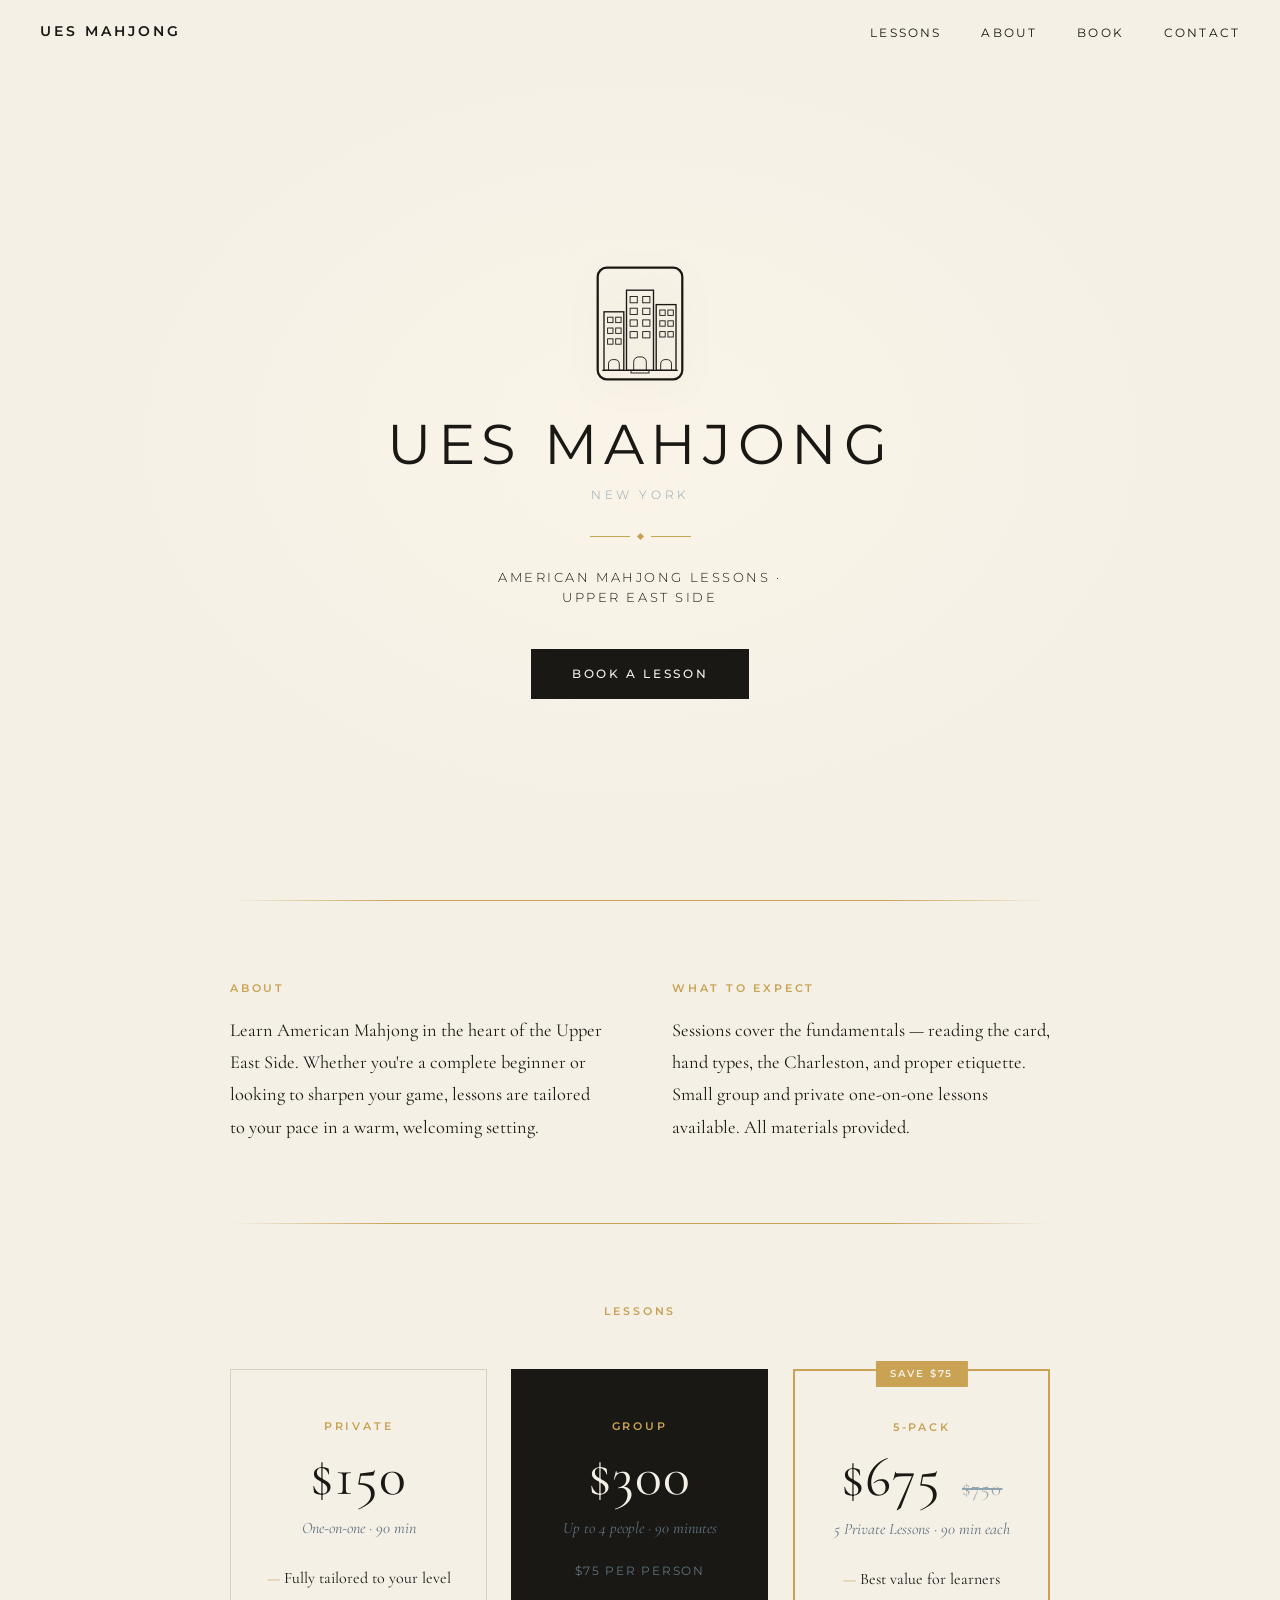
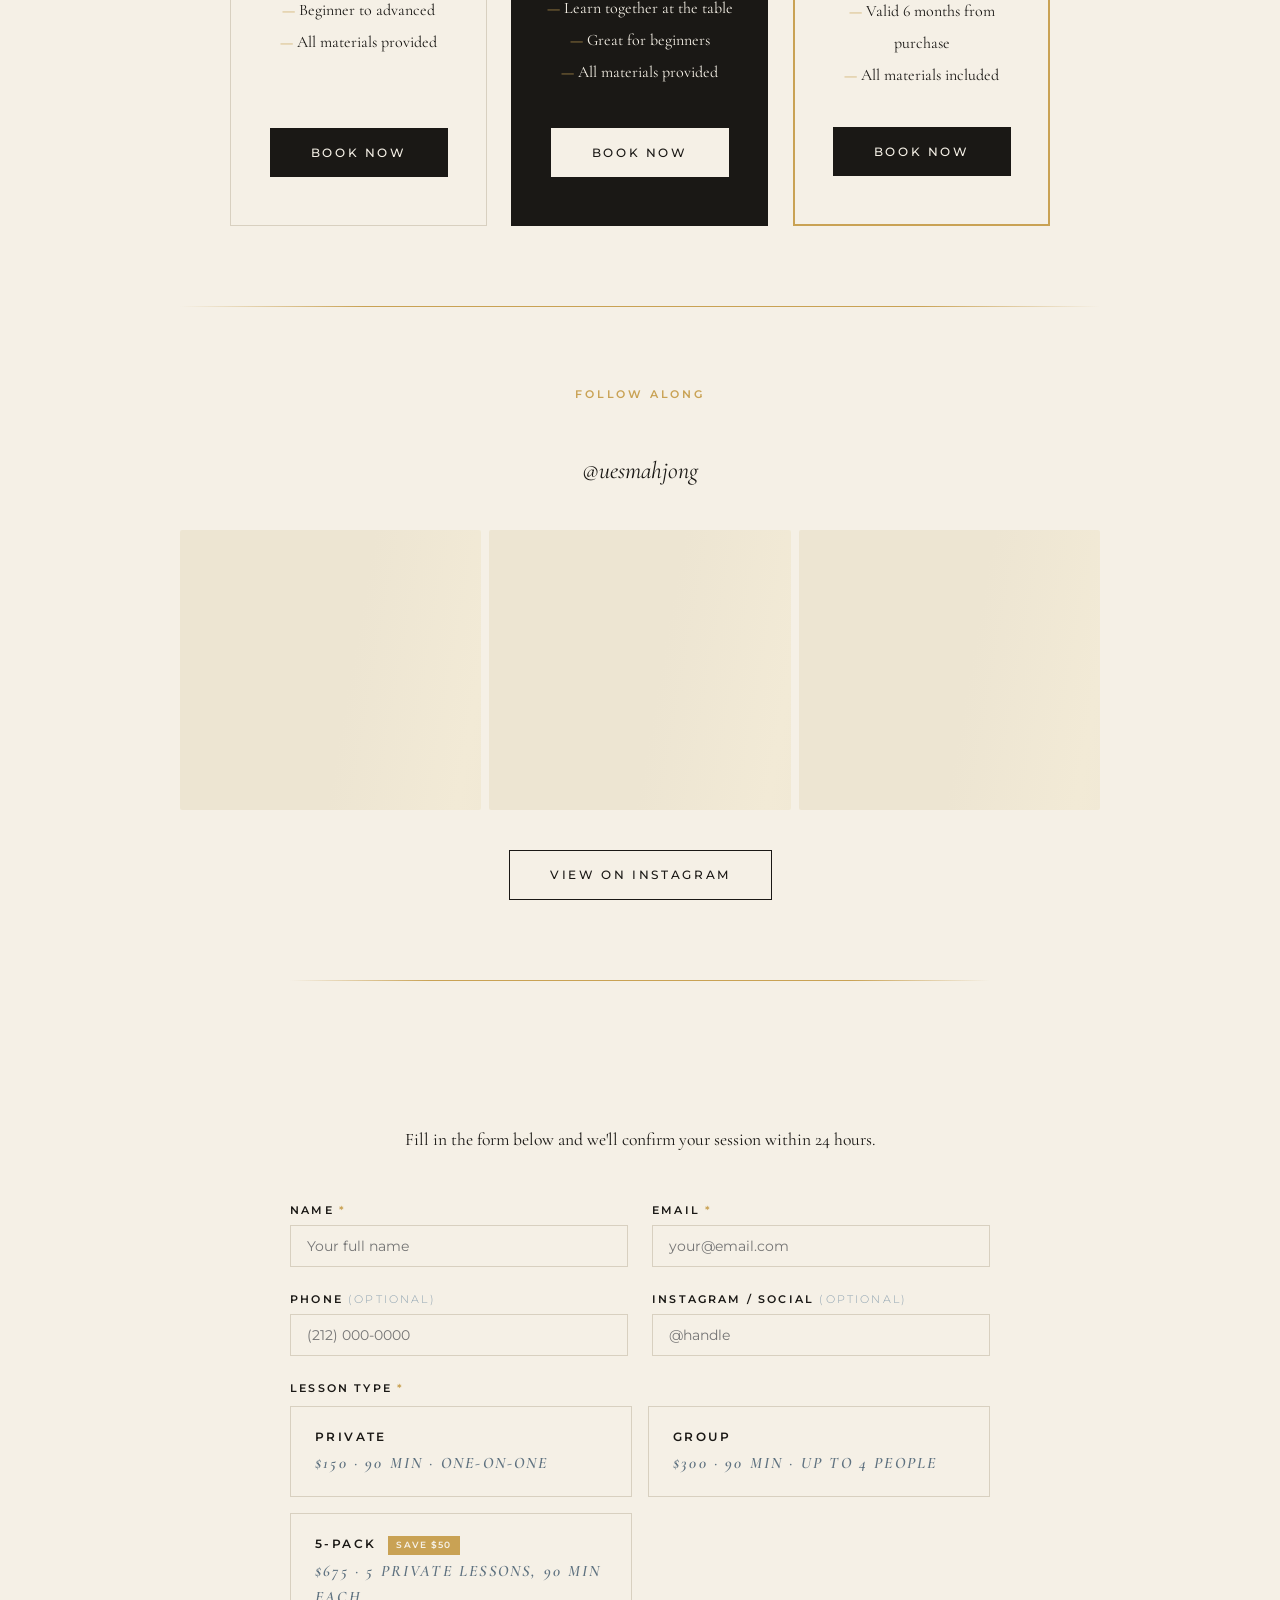
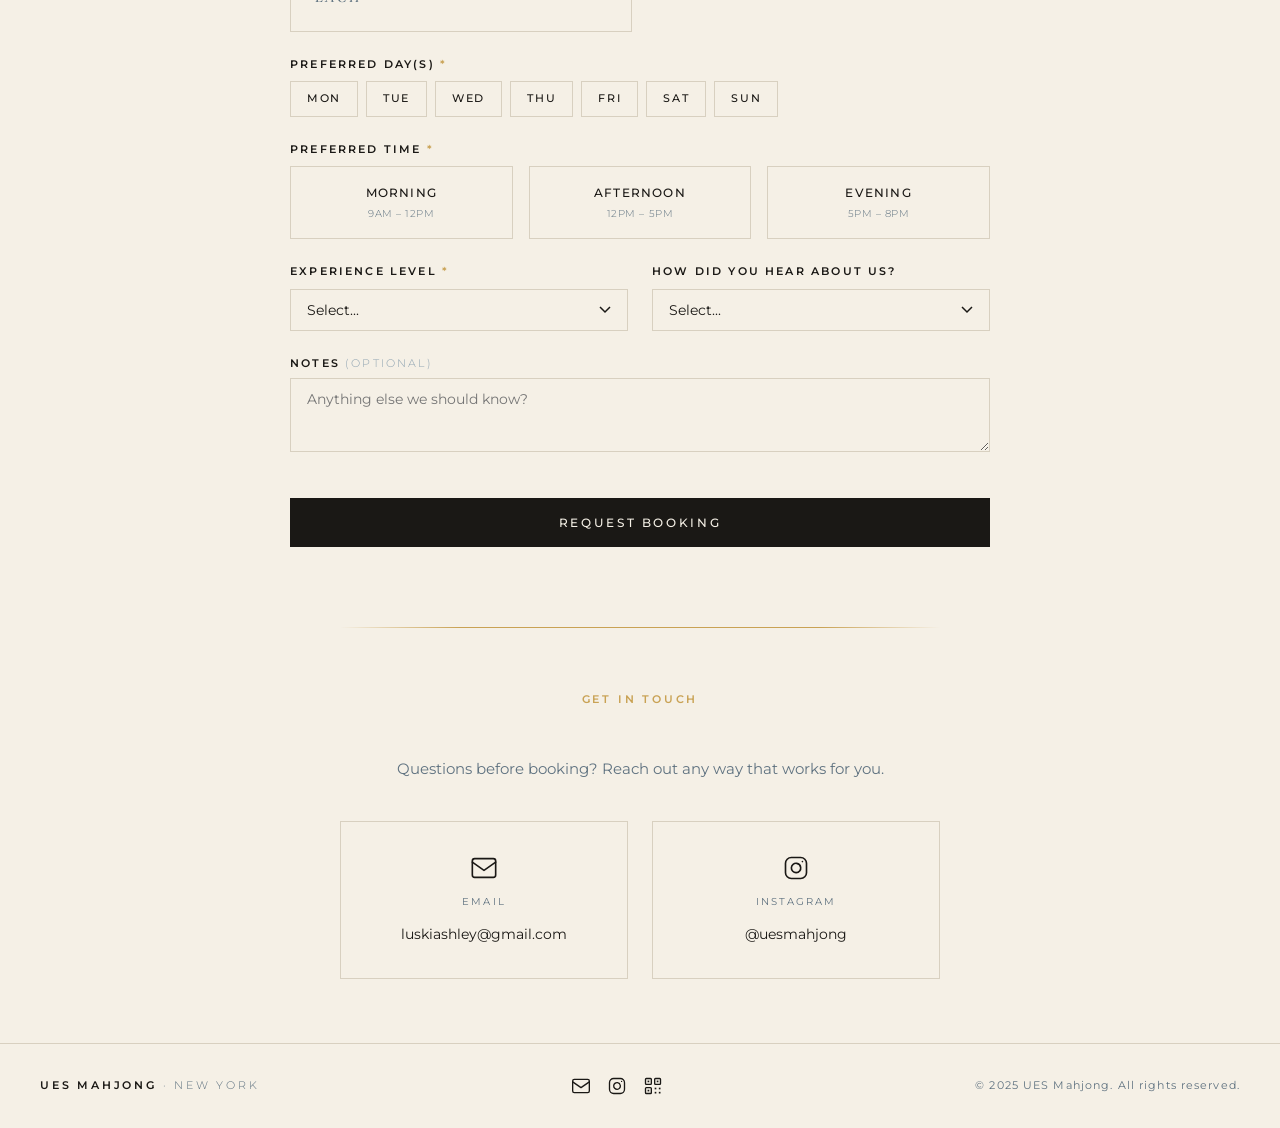
<file: index.html>
<!DOCTYPE html>
<html lang="en">
<head>
  <meta charset="UTF-8" />
  <meta name="viewport" content="width=device-width, initial-scale=1.0" />
  <meta name="theme-color" content="#f5f0e6" />
  <meta name="color-scheme" content="light" />
  <title>UES Mahjong · New York</title>
  <meta name="description" content="Private & group American Mahjong lessons on the Upper East Side, NYC. Beginner-friendly NMJL instruction — learn to play, improve your game, or host a mahjong night." />
  <link rel="canonical" href="https://uesmahjong.com/" />
  <link rel="icon" type="image/svg+xml" href="favicon.svg" />
  <link rel="apple-touch-icon" href="favicon.svg" />

  <link rel="preconnect" href="https://fonts.googleapis.com" />
  <link rel="preconnect" href="https://fonts.gstatic.com" crossorigin />
  <link rel="stylesheet" href="https://fonts.googleapis.com/css2?family=Cormorant+Garamond:ital,wght@0,400;0,600;1,400;1,600&family=Montserrat:wght@300;400;500;600&display=swap" />

  <meta property="og:type" content="website" />
  <meta property="og:url" content="https://uesmahjong.com/" />
  <meta property="og:title" content="UES Mahjong · American Mahjong Lessons in NYC" />
  <meta property="og:description" content="Private and group American Mahjong lessons on the Upper East Side. Learn to play, improve your game, or host a beginner session." />
  <meta property="og:image" content="https://uesmahjong.com/og-image.png" />
  <meta property="og:image:width" content="1200" />
  <meta property="og:image:height" content="630" />
  <meta property="og:locale" content="en_US" />
  <meta property="og:site_name" content="UES Mahjong" />

  <meta name="twitter:card" content="summary_large_image" />
  <meta name="twitter:title" content="UES Mahjong · American Mahjong Lessons in NYC" />
  <meta name="twitter:description" content="Private and group American Mahjong lessons on the Upper East Side." />
  <meta name="twitter:image" content="https://uesmahjong.com/og-image.png" />

  <script type="application/ld+json">
  {
    "@context": "https://schema.org",
    "@type": "LocalBusiness",
    "name": "UES Mahjong",
    "description": "Private and group American Mahjong lessons on the Upper East Side, New York City.",
    "url": "https://uesmahjong.com/",
    "image": "https://uesmahjong.com/og-image.png",
    "priceRange": "$$",
    "address": {
      "@type": "PostalAddress",
      "addressLocality": "New York",
      "addressRegion": "NY",
      "addressCountry": "US"
    },
    "areaServed": "Upper East Side, Manhattan",
    "sameAs": ["https://instagram.com/uesmahjong"],
    "makesOffer": [
      { "@type": "Offer", "name": "Private Lesson (90 min)", "price": "100", "priceCurrency": "USD" },
      { "@type": "Offer", "name": "Group Lesson (up to 4, 90 min)", "price": "300", "priceCurrency": "USD" },
      { "@type": "Offer", "name": "5-Pack Private Lessons", "price": "450", "priceCurrency": "USD" }
    ]
  }
  </script>

  <link rel="stylesheet" href="style.css" />
</head>
<body>

  <!-- NAV -->
  <nav id="siteNav">
    <a class="nav-logo" href="#top">UES Mahjong</a>
    <ul class="nav-links">
      <li><a href="#lessons">Lessons</a></li>
      <li><a href="#about">About</a></li>
      <li><a href="#book">Book</a></li>
      <li><a href="#contact">Contact</a></li>
    </ul>
    <button class="nav-toggle" type="button" aria-label="Open menu" aria-expanded="false" aria-controls="mobileMenu">
      <span></span><span></span><span></span>
    </button>
  </nav>

  <dialog id="mobileMenu" class="mobile-menu" aria-label="Site menu">
    <button class="mobile-menu-close" type="button" aria-label="Close menu">&times;</button>
    <ul class="mobile-menu-links">
      <li><a href="#lessons">Lessons</a></li>
      <li><a href="#about">About</a></li>
      <li><a href="#book">Book</a></li>
      <li><a href="#contact">Contact</a></li>
    </ul>
  </dialog>

  <span id="top" aria-hidden="true"></span>

  <!-- HERO -->
  <section class="hero">
    <div class="hero-pattern" aria-hidden="true"></div>

    <!-- Brownstone logo mark -->
    <svg class="logo-mark" data-reveal viewBox="0 0 100 130" xmlns="http://www.w3.org/2000/svg" aria-hidden="true">
      <rect x="3" y="3" width="94" height="124" rx="10" ry="10" fill="none" stroke="currentColor" stroke-width="2.5"/>
      <!-- Left building -->
      <rect x="10" y="52" width="22" height="65" fill="none" stroke="currentColor" stroke-width="1.5"/>
      <rect x="14" y="58" width="6" height="6" fill="none" stroke="currentColor" stroke-width="1"/>
      <rect x="23" y="58" width="6" height="6" fill="none" stroke="currentColor" stroke-width="1"/>
      <rect x="14" y="70" width="6" height="6" fill="none" stroke="currentColor" stroke-width="1"/>
      <rect x="23" y="70" width="6" height="6" fill="none" stroke="currentColor" stroke-width="1"/>
      <rect x="14" y="82" width="6" height="6" fill="none" stroke="currentColor" stroke-width="1"/>
      <rect x="23" y="82" width="6" height="6" fill="none" stroke="currentColor" stroke-width="1"/>
      <path d="M 15 117 L 15 110 Q 15 105 21 105 Q 27 105 27 110 L 27 117" fill="none" stroke="currentColor" stroke-width="1"/>
      <!-- Middle building (tallest) -->
      <rect x="35" y="28" width="30" height="89" fill="none" stroke="currentColor" stroke-width="1.5"/>
      <rect x="39" y="35" width="8" height="7" fill="none" stroke="currentColor" stroke-width="1"/>
      <rect x="53" y="35" width="8" height="7" fill="none" stroke="currentColor" stroke-width="1"/>
      <rect x="39" y="48" width="8" height="7" fill="none" stroke="currentColor" stroke-width="1"/>
      <rect x="53" y="48" width="8" height="7" fill="none" stroke="currentColor" stroke-width="1"/>
      <rect x="39" y="61" width="8" height="7" fill="none" stroke="currentColor" stroke-width="1"/>
      <rect x="53" y="61" width="8" height="7" fill="none" stroke="currentColor" stroke-width="1"/>
      <rect x="39" y="74" width="8" height="7" fill="none" stroke="currentColor" stroke-width="1"/>
      <rect x="53" y="74" width="8" height="7" fill="none" stroke="currentColor" stroke-width="1"/>
      <path d="M 43 117 L 43 108 Q 43 102 50 102 Q 57 102 57 108 L 57 117" fill="none" stroke="currentColor" stroke-width="1"/>
      <rect x="40" y="117" width="20" height="3" fill="none" stroke="currentColor" stroke-width="1"/>
      <!-- Right building -->
      <rect x="68" y="44" width="22" height="73" fill="none" stroke="currentColor" stroke-width="1.5"/>
      <rect x="72" y="50" width="6" height="6" fill="none" stroke="currentColor" stroke-width="1"/>
      <rect x="81" y="50" width="6" height="6" fill="none" stroke="currentColor" stroke-width="1"/>
      <rect x="72" y="62" width="6" height="6" fill="none" stroke="currentColor" stroke-width="1"/>
      <rect x="81" y="62" width="6" height="6" fill="none" stroke="currentColor" stroke-width="1"/>
      <rect x="72" y="74" width="6" height="6" fill="none" stroke="currentColor" stroke-width="1"/>
      <rect x="81" y="74" width="6" height="6" fill="none" stroke="currentColor" stroke-width="1"/>
      <path d="M 73 117 L 73 110 Q 73 105 79 105 Q 85 105 85 110 L 85 117" fill="none" stroke="currentColor" stroke-width="1"/>
      <!-- Ground -->
      <line x1="8" y1="117" x2="92" y2="117" stroke="currentColor" stroke-width="1.5"/>
    </svg>

    <h1 class="hero-title" data-reveal>UES Mahjong</h1>
    <p class="hero-subtitle" data-reveal>New York</p>
    <div class="hero-flourish" data-reveal aria-hidden="true">
      <span class="flourish-line"></span><span class="flourish-diamond"></span><span class="flourish-line"></span>
    </div>
    <p class="hero-tagline" data-reveal>American Mahjong Lessons &middot;<br>Upper East Side</p>
    <a class="btn-book" data-reveal href="#book">Book a Lesson</a>

  </section>

  <!-- INTRO -->
  <section class="intro" id="about" data-reveal>

    <div class="intro-block" data-reveal>
      <h2>About</h2>
      <p>
        Learn American Mahjong in the heart of the Upper East Side. Whether you're a complete beginner or looking to sharpen your game, lessons are tailored to your pace in a warm, welcoming setting.
      </p>
    </div>

    <div class="intro-block" id="expect" data-reveal>
      <h2>What to Expect</h2>
      <p>
        Sessions cover the fundamentals — reading the card, hand types, the Charleston, and proper etiquette. Small group and private one-on-one lessons available. All materials provided.
      </p>
    </div>

  </section>

  <!-- LESSONS & PRICING -->
  <section class="pricing" id="lessons" data-reveal>
    <h2 class="section-label" data-reveal>Lessons</h2>
    <div class="pricing-grid">

      <div class="pricing-card" data-reveal>
        <p class="pricing-type">Private</p>
        <p class="pricing-amount">$150</p>
        <p class="pricing-detail">One-on-one · 90 min</p>
        <ul class="pricing-features">
          <li>Fully tailored to your level</li>
          <li>Beginner to advanced</li>
          <li>All materials provided</li>
        </ul>
        <a class="btn-book" href="#book">Book Now</a>
      </div>

      <div class="pricing-card pricing-card--featured" data-reveal>
        <p class="pricing-type">Group</p>
        <p class="pricing-amount">$300</p>
        <p class="pricing-detail">Up to 4 people · 90 minutes</p>
        <p class="pricing-per-note">$75 per person</p>
        <ul class="pricing-features">
          <li>Learn together at the table</li>
          <li>Great for beginners</li>
          <li>All materials provided</li>
        </ul>
        <a class="btn-book btn-book--light" href="#book">Book Now</a>
      </div>

      <div class="pricing-card pricing-card--package" data-reveal>
        <span class="pricing-save">Save $75</span>
        <p class="pricing-type">5-Pack</p>
        <p class="pricing-amount">$675 <span class="pricing-original">$750</span></p>
        <p class="pricing-detail">5 Private Lessons · 90 min each</p>
        <ul class="pricing-features">
          <li>Best value for learners</li>
          <li>Valid 6 months from purchase</li>
          <li>All materials included</li>
        </ul>
        <a class="btn-book" href="#book">Book Now</a>
      </div>

    </div>
  </section>

  <!-- INSTAGRAM -->
  <section class="instagram" id="instagram" data-reveal>
    <h2 class="section-label" data-reveal>Follow Along</h2>
    <p class="instagram-handle" data-reveal>
      <a href="https://instagram.com/uesmahjong" target="_blank" rel="noopener">&#64;uesmahjong</a>
    </p>
    <div class="instagram-embed" id="instagramEmbed" data-reveal>
      <div class="ig-skeleton" aria-hidden="true">
        <div class="ig-skeleton-tile"></div>
        <div class="ig-skeleton-tile"></div>
        <div class="ig-skeleton-tile"></div>
      </div>
      <div data-behold-id="a79mxJ9Tf52bvKmP9rlH"></div>
    </div>
    <a class="btn-book btn-book--outline" data-reveal href="https://instagram.com/uesmahjong" target="_blank" rel="noopener">View on Instagram</a>
  </section>

  <!-- BOOK -->
  <section class="booking" id="book" data-reveal>
    <h2 class="section-label" data-reveal>Book a Lesson</h2>
    <p class="booking-intro" data-reveal>Fill in the form below and we'll confirm your session within 24 hours.</p>

    <div class="booking-success" id="bookingSuccess">
      <p class="success-icon">&#10003;</p>
      <p class="success-title">Request Received</p>
      <p class="success-msg">Thank you! We'll be in touch within 24 hours to confirm your lesson.</p>
    </div>

    <form class="booking-form" id="bookingForm" action="https://formspree.io/f/mqewqwbw" method="POST" novalidate>

      <!-- Contact -->
      <div class="form-group form-group--float">
        <input type="text" id="name" name="name" required placeholder="Your full name" />
        <label for="name">Name <span class="required">*</span></label>
      </div>

      <div class="form-group form-group--float">
        <input type="email" id="email" name="email" required placeholder="your@email.com" />
        <label for="email">Email <span class="required">*</span></label>
      </div>

      <div class="form-group form-group--float">
        <input type="tel" id="phone" name="phone" placeholder="(212) 000-0000" />
        <label for="phone">Phone <span class="optional">(optional)</span></label>
      </div>

      <div class="form-group form-group--float">
        <input type="text" id="instagram" name="instagram" placeholder="@handle" />
        <label for="instagram">Instagram / Social <span class="optional">(optional)</span></label>
      </div>

      <!-- Lesson Type -->
      <div class="form-group form-group--full">
        <label>Lesson Type <span class="required">*</span></label>
        <div class="lesson-type-options">
          <label class="radio-card">
            <input type="radio" name="lesson_type" value="Private ($150 · 90 min)" required />
            <span class="radio-card-inner">
              <span class="radio-card-title">Private</span>
              <span class="radio-card-detail">$150 · 90 min · One-on-one</span>
            </span>
          </label>
          <label class="radio-card">
            <input type="radio" name="lesson_type" value="Group ($300 · 90 min · up to 4)" />
            <span class="radio-card-inner">
              <span class="radio-card-title">Group</span>
              <span class="radio-card-detail">$300 · 90 min · Up to 4 people</span>
            </span>
          </label>
          <label class="radio-card">
            <input type="radio" name="lesson_type" value="5-Pack Private ($675 · 5 × 90 min)" />
            <span class="radio-card-inner">
              <span class="radio-card-title">5-Pack <span class="radio-badge">Save $50</span></span>
              <span class="radio-card-detail">$675 · 5 private lessons, 90 min each</span>
            </span>
          </label>
        </div>
      </div>

      <!-- Group Size (shown only for group) -->
      <div class="form-group form-group--full form-group--collapsible" id="groupSizeField">
        <label for="group_size">Number of People <span class="required">*</span></label>
        <select id="group_size" name="group_size">
          <option value="">Select...</option>
          <option value="2">2 people</option>
          <option value="3">3 people</option>
          <option value="4">4 people</option>
        </select>
      </div>

      <!-- Preferred Days -->
      <div class="form-group form-group--full">
        <label>Preferred Day(s) <span class="required">*</span></label>
        <div class="day-checkboxes">
          <label class="day-pill"><input type="checkbox" name="days" value="Mon" /><span>Mon</span></label>
          <label class="day-pill"><input type="checkbox" name="days" value="Tue" /><span>Tue</span></label>
          <label class="day-pill"><input type="checkbox" name="days" value="Wed" /><span>Wed</span></label>
          <label class="day-pill"><input type="checkbox" name="days" value="Thu" /><span>Thu</span></label>
          <label class="day-pill"><input type="checkbox" name="days" value="Fri" /><span>Fri</span></label>
          <label class="day-pill"><input type="checkbox" name="days" value="Sat" /><span>Sat</span></label>
          <label class="day-pill"><input type="checkbox" name="days" value="Sun" /><span>Sun</span></label>
        </div>
      </div>

      <!-- Preferred Time -->
      <div class="form-group form-group--full">
        <label>Preferred Time <span class="required">*</span></label>
        <div class="time-options">
          <label class="time-card">
            <input type="radio" name="preferred_time" value="Morning (9am–12pm)" required />
            <span>Morning<br/><small>9am – 12pm</small></span>
          </label>
          <label class="time-card">
            <input type="radio" name="preferred_time" value="Afternoon (12pm–5pm)" />
            <span>Afternoon<br/><small>12pm – 5pm</small></span>
          </label>
          <label class="time-card">
            <input type="radio" name="preferred_time" value="Evening (5pm–8pm)" />
            <span>Evening<br/><small>5pm – 8pm</small></span>
          </label>
        </div>
      </div>

      <!-- Experience & Source -->
      <div class="form-group">
        <label for="experience">Experience Level <span class="required">*</span></label>
        <select id="experience" name="experience" required>
          <option value="">Select...</option>
          <option value="Beginner">Beginner — never played</option>
          <option value="Some experience">Some experience</option>
          <option value="Regular player">Regular player</option>
        </select>
      </div>

      <div class="form-group">
        <label for="source">How did you hear about us?</label>
        <select id="source" name="source">
          <option value="">Select...</option>
          <option value="Word of mouth">Word of mouth</option>
          <option value="Instagram">Instagram</option>
          <option value="Google">Google</option>
          <option value="Other">Other</option>
        </select>
      </div>

      <!-- Notes -->
      <div class="form-group form-group--full form-group--float">
        <textarea id="notes" name="notes" rows="3" placeholder="Anything else we should know?"></textarea>
        <label for="notes">Notes <span class="optional">(optional)</span></label>
      </div>

      <div class="form-group form-group--full">
        <p class="form-error" id="formError" aria-live="polite"></p>
        <button type="submit" class="btn-submit" id="submitBtn">Request Booking</button>
      </div>

    </form>

  </section>

  <!-- CONTACT -->
  <section class="contact-section" id="contact" data-reveal>
    <h2 class="section-label" data-reveal>Get in Touch</h2>
    <p class="contact-intro" data-reveal>Questions before booking? Reach out any way that works for you.</p>
    <div class="contact-cards">
      <a class="contact-card" data-reveal href="mailto:luskiashley@gmail.com">
        <svg viewBox="0 0 24 24" width="28" height="28" fill="none" stroke="currentColor" stroke-width="1.4" stroke-linecap="round" stroke-linejoin="round"><rect x="2" y="4" width="20" height="16" rx="2"/><path d="M2 7l10 7 10-7"/></svg>
        <span class="contact-card-label">Email</span>
        <span class="contact-card-value">luskiashley@gmail.com</span>
      </a>
      <a class="contact-card" data-reveal href="https://instagram.com/uesmahjong" target="_blank" rel="noopener">
        <svg viewBox="0 0 24 24" width="28" height="28" fill="none" stroke="currentColor" stroke-width="1.4" stroke-linecap="round" stroke-linejoin="round"><rect x="3" y="3" width="18" height="18" rx="5" ry="5"/><path d="M16 11.37A4 4 0 1 1 12.63 8 4 4 0 0 1 16 11.37z"/><line x1="17.5" y1="6.5" x2="17.51" y2="6.5"/></svg>
        <span class="contact-card-label">Instagram</span>
        <span class="contact-card-value">@uesmahjong</span>
      </a>
    </div>
  </section>

  <!-- FOOTER -->
  <footer>
    <p class="footer-brand">UES Mahjong <span>&middot; New York</span></p>
    <div class="footer-icons">
      <a class="footer-social" href="mailto:luskiashley@gmail.com" aria-label="Email">
        <svg viewBox="0 0 24 24" width="20" height="20" fill="none" stroke="currentColor" stroke-width="1.6" stroke-linecap="round" stroke-linejoin="round">
          <rect x="2" y="4" width="20" height="16" rx="2"/>
          <path d="M2 7l10 7 10-7"/>
        </svg>
      </a>
      <a class="footer-social" href="https://instagram.com/uesmahjong" target="_blank" rel="noopener" aria-label="Instagram">
        <svg viewBox="0 0 24 24" width="20" height="20" fill="none" stroke="currentColor" stroke-width="1.6" stroke-linecap="round" stroke-linejoin="round">
          <rect x="3" y="3" width="18" height="18" rx="5" ry="5"/>
          <path d="M16 11.37A4 4 0 1 1 12.63 8 4 4 0 0 1 16 11.37z"/>
          <line x1="17.5" y1="6.5" x2="17.51" y2="6.5"/>
        </svg>
      </a>
      <button class="footer-social qr-trigger" type="button" aria-label="Show QR code" onclick="document.getElementById('qrModal').showModal()">
        <svg viewBox="0 0 24 24" width="20" height="20" fill="none" stroke="currentColor" stroke-width="1.6" stroke-linejoin="round">
          <rect x="3" y="3" width="7" height="7" rx="1"/>
          <rect x="14" y="3" width="7" height="7" rx="1"/>
          <rect x="3" y="14" width="7" height="7" rx="1"/>
          <rect x="5.5" y="5.5" width="2" height="2" fill="currentColor" stroke="none"/>
          <rect x="16.5" y="5.5" width="2" height="2" fill="currentColor" stroke="none"/>
          <rect x="5.5" y="16.5" width="2" height="2" fill="currentColor" stroke="none"/>
          <rect x="14" y="14" width="2" height="2" fill="currentColor" stroke="none"/>
          <rect x="19" y="14" width="2" height="2" fill="currentColor" stroke="none"/>
          <rect x="14" y="19" width="2" height="2" fill="currentColor" stroke="none"/>
          <rect x="19" y="19" width="2" height="2" fill="currentColor" stroke="none"/>
        </svg>
      </button>
    </div>
    <small>&copy; 2025 UES Mahjong. All rights reserved.</small>
  </footer>

  <!-- QR code modal -->
  <dialog id="qrModal" class="qr-modal">
    <form method="dialog" class="qr-modal-inner">
      <button class="qr-close" aria-label="Close" type="submit">&times;</button>
      <p class="qr-title">Scan to visit</p>
      <img src="https://api.qrserver.com/v1/create-qr-code/?size=280x280&margin=10&data=https%3A%2F%2Fuesmahjong.com%2F" alt="QR code to UES Mahjong website" width="280" height="280" loading="lazy" referrerpolicy="no-referrer" />
      <p class="qr-url">uesmahjong.com</p>
    </form>
  </dialog>

  <!-- Sticky mobile book CTA -->
  <div class="sticky-cta" id="stickyCta" aria-hidden="true">
    <a class="sticky-cta-btn" href="#book">Book a Lesson</a>
  </div>

  <!-- Behold.so Instagram widget -->
  <script src="https://w.behold.so/widget.js" type="module"></script>

  <script>
    // Hero parallax — pattern layer at 0.35×, logo-mark at 0.15× (reduced on mobile)
    (function() {
      if (window.matchMedia('(prefers-reduced-motion: reduce)').matches) return;
      var pattern = document.querySelector('.hero-pattern');
      var logoMark = document.querySelector('.logo-mark');
      var hero = document.querySelector('.hero');
      if (!pattern || !hero) return;
      var isMobile = window.innerWidth < 768;
      var patternRate = isMobile ? 0.15 : 0.35;
      var logoRate = isMobile ? 0.06 : 0.15;
      var heroH = hero.offsetHeight;
      var ticking = false;
      window.addEventListener('scroll', function() {
        if (ticking) return;
        ticking = true;
        requestAnimationFrame(function() {
          var sy = window.scrollY;
          if (sy <= heroH) {
            pattern.style.transform = 'translateY(' + (sy * patternRate) + 'px)';
            if (logoMark) logoMark.style.transform = 'translateY(' + (sy * logoRate) + 'px)';
          }
          ticking = false;
        });
      }, { passive: true });
    })();

    // Scroll-aware nav
    (function() {
      var nav = document.getElementById('siteNav');
      if (!nav) return;
      var onScroll = function() {
        if (window.scrollY > 24) nav.classList.add('nav--scrolled');
        else nav.classList.remove('nav--scrolled');
      };
      window.addEventListener('scroll', onScroll, { passive: true });
      onScroll();
    })();

    // Reveal-on-scroll
    (function() {
      var prefersReduced = window.matchMedia && window.matchMedia('(prefers-reduced-motion: reduce)').matches;
      var els = document.querySelectorAll('[data-reveal]');
      if (prefersReduced || !('IntersectionObserver' in window)) {
        els.forEach(function(el) { el.classList.add('is-visible'); });
        return;
      }
      var io = new IntersectionObserver(function(entries) {
        entries.forEach(function(e) {
          if (e.isIntersecting) {
            e.target.classList.add('is-visible');
            io.unobserve(e.target);
          }
        });
      }, { rootMargin: '0px 0px -8% 0px', threshold: 0.05 });
      els.forEach(function(el) { io.observe(el); });
    })();

    // Mobile menu
    (function() {
      var toggle = document.querySelector('.nav-toggle');
      var menu = document.getElementById('mobileMenu');
      if (!toggle || !menu) return;
      var openMenu = function() {
        if (menu.hasAttribute('open')) return;
        try {
          if (typeof menu.showModal === 'function') menu.showModal();
          else menu.setAttribute('open', '');
        } catch(e) { menu.setAttribute('open', ''); }
        toggle.setAttribute('aria-expanded', 'true');
        document.body.classList.add('menu-open');
      };
      var closeMenu = function() {
        try {
          if (typeof menu.close === 'function') menu.close();
          else menu.removeAttribute('open');
        } catch(e) { menu.removeAttribute('open'); }
        toggle.setAttribute('aria-expanded', 'false');
        document.body.classList.remove('menu-open');
      };
      toggle.addEventListener('click', openMenu);
      menu.querySelector('.mobile-menu-close').addEventListener('click', closeMenu);
      menu.querySelectorAll('.mobile-menu-links a').forEach(function(a) {
        a.addEventListener('click', closeMenu);
      });
      menu.addEventListener('click', function(e) {
        if (e.target === menu) closeMenu();
      });
      document.addEventListener('keydown', function(e) {
        if (e.key === 'Escape' && menu.hasAttribute('open')) closeMenu();
      });
    })();

    // Sticky CTA — show after hero, hide when booking form is in view
    (function() {
      var cta = document.getElementById('stickyCta');
      var hero = document.querySelector('.hero');
      var booking = document.getElementById('book');
      if (!cta || !hero || !booking) return;
      var show = false;
      var nearBook = false;
      var update = function() {
        var heroBottom = hero.getBoundingClientRect().bottom;
        var bookTop = booking.getBoundingClientRect().top;
        var shouldShow = heroBottom < 0 && bookTop > 100;
        if (shouldShow !== show) {
          show = shouldShow;
          cta.classList.toggle('is-visible', show);
          cta.setAttribute('aria-hidden', String(!show));
        }
      };
      window.addEventListener('scroll', update, { passive: true });
      update();
    })();

    // Instagram skeleton — hide once the Behold widget injects content
    (function() {
      var wrap = document.getElementById('instagramEmbed');
      if (!wrap) return;
      var skeleton = wrap.querySelector('.ig-skeleton');
      var behold = wrap.querySelector('[data-behold-id]');
      if (!skeleton || !behold) return;
      var hide = function() { skeleton.classList.add('is-gone'); };
      var mo = new MutationObserver(function() {
        if (behold.children.length > 0 || behold.querySelector('img, a, iframe')) hide();
      });
      mo.observe(behold, { childList: true, subtree: true });
      // Fallback: give up after 6s so the section never looks broken
      setTimeout(hide, 6000);
    })();

    // Show/hide group size field
    document.querySelectorAll('input[name="lesson_type"]').forEach(function(radio) {
      radio.addEventListener('change', function() {
        var groupField = document.getElementById('groupSizeField');
        var groupSelect = document.getElementById('group_size');
        if (this.value.startsWith('Group')) {
          groupField.classList.add('is-open');
          groupSelect.required = true;
        } else {
          groupField.classList.remove('is-open');
          groupSelect.required = false;
          groupSelect.value = '';
        }
      });
    });

    // Detect if site is accessed from home network
    function isHomeNetwork() {
      var hostname = window.location.hostname;
      return hostname === 'localhost' ||
             hostname === '127.0.0.1' ||
             hostname.match(/^192\.168\.|^10\.|^172\.(1[6-9]|2[0-9]|3[01])\./);
    }

    // AJAX form submission via Formspree
    document.getElementById('bookingForm').addEventListener('submit', function(e) {
      e.preventDefault();
      var form = this;
      var btn = document.getElementById('submitBtn');
      var errorEl = document.getElementById('formError');
      btn.disabled = true;
      btn.textContent = 'Sending...';
      errorEl.textContent = '';
      fetch(form.action, {
        method: 'POST',
        body: new FormData(form),
        headers: { 'Accept': 'application/json' }
      }).then(function(res) {
        return res.json().then(function(data) {
          if (res.ok) {
            form.style.display = 'none';
            document.getElementById('bookingSuccess').style.display = 'block';
          } else {
            var msg = 'Something went wrong. ';
            if (res.status === 403 && isHomeNetwork()) {
              msg = 'Form access is restricted on home networks. Contact luskiashley@gmail.com to request a booking.';
            } else if (data && data.errors && data.errors.length) {
              msg = data.errors.map(function(e) { return e.message; }).join(' ');
            } else if (data && data.error) {
              msg = data.error;
            } else if (res.status === 403) {
              msg = 'Access denied. ';
            }
            errorEl.textContent = msg + (msg.endsWith('.') ? '' : ' Or email luskiashley@gmail.com directly.');
            btn.disabled = false;
            btn.textContent = 'Request Booking';
          }
        });
      }).catch(function() {
        errorEl.textContent = 'Could not send. Please check your connection or email luskiashley@gmail.com.';
        btn.disabled = false;
        btn.textContent = 'Request Booking';
      });
    });
  </script>
</body>
</html>
</file>
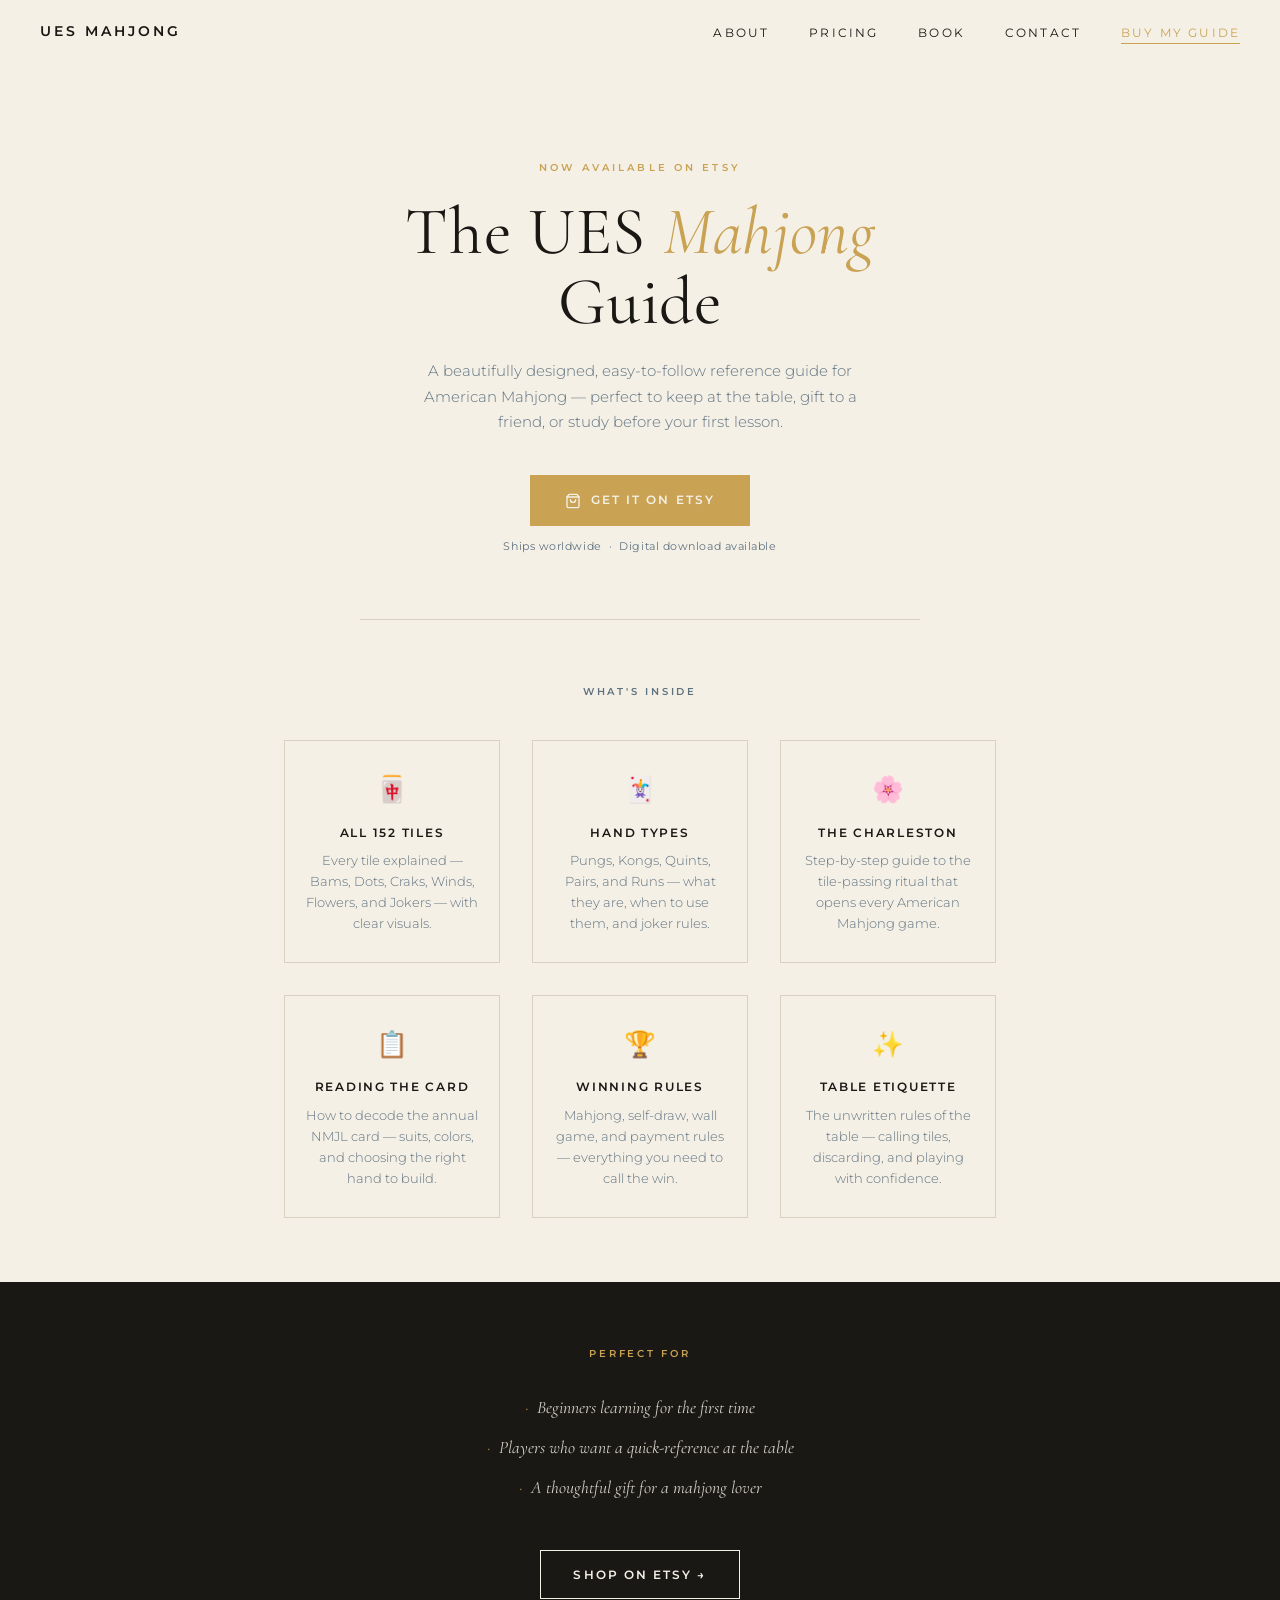
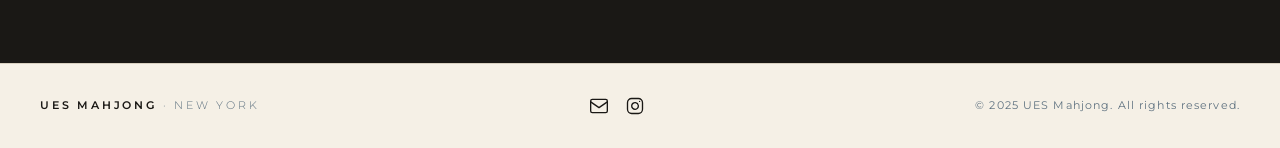
<file: guide.html>
<!DOCTYPE html>
<html lang="en">
<head>
  <meta charset="UTF-8" />
  <meta name="viewport" content="width=device-width, initial-scale=1.0" />
  <meta name="theme-color" content="#f5f0e6" />
  <meta name="color-scheme" content="light" />
  <title>Buy the Guide · UES Mahjong</title>
  <meta name="description" content="The UES Mahjong table-side guide — everything you need to play American Mahjong confidently. Available now on Etsy." />
  <link rel="canonical" href="https://uesmahjong.com/guide.html" />
  <link rel="icon" type="image/svg+xml" href="favicon.svg" />
  <link rel="apple-touch-icon" href="favicon.svg" />

  <link rel="preconnect" href="https://fonts.googleapis.com" />
  <link rel="preconnect" href="https://fonts.gstatic.com" crossorigin />
  <link rel="stylesheet" href="https://fonts.googleapis.com/css2?family=Cormorant+Garamond:ital,wght@0,400;0,600;1,400;1,600&family=Montserrat:wght@300;400;500;600&display=swap" />

  <meta property="og:type" content="website" />
  <meta property="og:url" content="https://uesmahjong.com/guide.html" />
  <meta property="og:title" content="Buy the Guide · UES Mahjong" />
  <meta property="og:description" content="The UES Mahjong table-side guide — everything you need to play American Mahjong confidently." />
  <meta property="og:image" content="https://uesmahjong.com/og-image.png" />
  <meta property="og:image:width" content="1200" />
  <meta property="og:image:height" content="630" />
  <meta property="og:locale" content="en_US" />
  <meta property="og:site_name" content="UES Mahjong" />

  <meta name="twitter:card" content="summary_large_image" />
  <meta name="twitter:title" content="Buy the Guide · UES Mahjong" />
  <meta name="twitter:description" content="The UES Mahjong table-side guide — everything you need to play American Mahjong confidently." />
  <meta name="twitter:image" content="https://uesmahjong.com/og-image.png" />

  <link rel="stylesheet" href="style.css" />

  <style>
    /* ── BUY GUIDE PAGE ── */
    .buy-hero {
      text-align: center;
      padding: 6rem 1.5rem 4rem;
      max-width: 680px;
      margin: 0 auto;
    }

    .buy-eyebrow {
      font-family: var(--font-sans);
      font-size: 0.65rem;
      font-weight: 600;
      letter-spacing: 0.3em;
      text-transform: uppercase;
      color: var(--gold);
      margin-bottom: 1.25rem;
    }

    .buy-title {
      font-family: var(--font-display);
      font-weight: 400;
      font-size: clamp(2.6rem, 7vw, 4.2rem);
      line-height: 1.05;
      letter-spacing: 0.01em;
      color: var(--near-black);
      margin-bottom: 1.25rem;
    }

    .buy-title em { font-style: italic; color: var(--gold); }

    .buy-subhead {
      font-family: var(--font-sans);
      font-size: 0.95rem;
      font-weight: 300;
      line-height: 1.7;
      color: var(--slate);
      max-width: 480px;
      margin: 0 auto 2.5rem;
    }

    .buy-cta-wrap {
      display: flex;
      flex-direction: column;
      align-items: center;
      gap: 0.75rem;
    }

    .btn-etsy {
      display: inline-flex;
      align-items: center;
      gap: 0.6rem;
      background: var(--gold);
      color: var(--cream);
      font-family: var(--font-sans);
      font-size: 0.72rem;
      font-weight: 600;
      letter-spacing: 0.18em;
      text-transform: uppercase;
      text-decoration: none;
      padding: 1rem 2.2rem;
      border: none;
      cursor: pointer;
      transition: transform 0.2s var(--ease), box-shadow 0.2s var(--ease), background 0.2s var(--ease);
    }

    .btn-etsy:hover {
      transform: scale(1.02);
      box-shadow: 0 6px 20px rgba(180,145,80,0.28);
      background: #c9a84c;
    }

    .buy-note {
      font-family: var(--font-sans);
      font-size: 0.68rem;
      color: var(--slate);
      letter-spacing: 0.05em;
    }

    .buy-divider {
      border: 0;
      border-top: 1px solid var(--border);
      max-width: 560px;
      margin: 0 auto;
    }

    /* What's inside */
    .buy-features {
      max-width: 760px;
      margin: 4rem auto;
      padding: 0 1.5rem;
    }

    .buy-features-label {
      font-family: var(--font-sans);
      font-size: 0.62rem;
      font-weight: 600;
      letter-spacing: 0.28em;
      text-transform: uppercase;
      color: var(--slate);
      text-align: center;
      margin-bottom: 2.5rem;
    }

    .buy-features-grid {
      display: grid;
      grid-template-columns: repeat(3, 1fr);
      gap: 2rem;
    }

    .buy-feature {
      text-align: center;
      padding: 1.75rem 1.25rem;
      border: 1px solid var(--border);
      background: var(--cream);
    }

    .buy-feature-icon {
      font-size: 1.6rem;
      margin-bottom: 0.85rem;
      display: block;
    }

    .buy-feature-title {
      font-family: var(--font-sans);
      font-size: 0.72rem;
      font-weight: 600;
      letter-spacing: 0.15em;
      text-transform: uppercase;
      color: var(--near-black);
      margin-bottom: 0.5rem;
    }

    .buy-feature-desc {
      font-family: var(--font-sans);
      font-size: 0.82rem;
      font-weight: 300;
      color: var(--slate);
      line-height: 1.6;
    }

    /* Perfect for */
    .buy-for {
      background: var(--near-black);
      color: var(--cream);
      text-align: center;
      padding: 4rem 1.5rem;
    }

    .buy-for-label {
      font-family: var(--font-sans);
      font-size: 0.62rem;
      font-weight: 600;
      letter-spacing: 0.28em;
      text-transform: uppercase;
      color: var(--gold);
      margin-bottom: 2rem;
    }

    .buy-for-list {
      list-style: none;
      display: flex;
      flex-wrap: wrap;
      justify-content: center;
      gap: 0.75rem 1.5rem;
      max-width: 560px;
      margin: 0 auto 3rem;
    }

    .buy-for-list li {
      font-family: var(--font-display);
      font-size: 1.1rem;
      font-style: italic;
      font-weight: 400;
      color: var(--cream);
      opacity: 0.85;
    }

    .buy-for-list li::before {
      content: "·";
      color: var(--gold);
      margin-right: 0.5rem;
    }

    .btn-etsy-light {
      display: inline-flex;
      align-items: center;
      gap: 0.6rem;
      background: transparent;
      color: var(--cream);
      font-family: var(--font-sans);
      font-size: 0.72rem;
      font-weight: 600;
      letter-spacing: 0.18em;
      text-transform: uppercase;
      text-decoration: none;
      padding: 0.9rem 2rem;
      border: 1px solid var(--cream);
      transition: background 0.2s var(--ease), color 0.2s var(--ease);
    }

    .btn-etsy-light:hover {
      background: var(--cream);
      color: var(--near-black);
    }

    @media (max-width: 640px) {
      .buy-features-grid { grid-template-columns: 1fr; gap: 1rem; }
      .buy-hero { padding: 4rem 1.25rem 3rem; }
    }
  </style>
</head>
<body>

  <!-- NAV -->
  <nav id="siteNav">
    <a class="nav-logo" href="index.html">UES Mahjong</a>
    <ul class="nav-links">
      <li><a href="index.html#about">About</a></li>
      <li><a href="index.html#lessons">Pricing</a></li>
      <li><a href="index.html#book">Book</a></li>
      <li><a href="index.html#contact">Contact</a></li>
      <li><a href="guide.html" class="nav-buy active" aria-current="page">Buy My Guide</a></li>
    </ul>
    <button class="nav-toggle" type="button" aria-label="Open menu" aria-expanded="false" aria-controls="mobileMenu">
      <span></span><span></span><span></span>
    </button>
  </nav>

  <dialog id="mobileMenu" class="mobile-menu" aria-label="Site menu">
    <button class="mobile-menu-close" type="button" aria-label="Close menu">&times;</button>
    <ul class="mobile-menu-links">
      <li><a href="index.html#about">About</a></li>
      <li><a href="index.html#lessons">Pricing</a></li>
      <li><a href="index.html#book">Book</a></li>
      <li><a href="index.html#contact">Contact</a></li>
      <li><a href="guide.html" class="nav-buy" aria-current="page">Buy My Guide</a></li>
    </ul>
  </dialog>

  <!-- HERO -->
  <section class="buy-hero" data-reveal>
    <p class="buy-eyebrow">Now Available on Etsy</p>
    <h1 class="buy-title">The UES <em>Mahjong</em> Guide</h1>
    <p class="buy-subhead">
      A beautifully designed, easy-to-follow reference guide for American Mahjong —
      perfect to keep at the table, gift to a friend, or study before your first lesson.
    </p>
    <div class="buy-cta-wrap">
      <a href="https://www.etsy.com/shop/UESMahjong" target="_blank" rel="noopener" class="btn-etsy">
        <svg viewBox="0 0 24 24" width="16" height="16" fill="none" stroke="currentColor" stroke-width="2" stroke-linecap="round" stroke-linejoin="round" aria-hidden="true"><path d="M6 2L3 6v14a2 2 0 002 2h14a2 2 0 002-2V6l-3-4z"/><line x1="3" y1="6" x2="21" y2="6"/><path d="M16 10a4 4 0 01-8 0"/></svg>
        Get It on Etsy
      </a>
      <span class="buy-note">Ships worldwide &nbsp;·&nbsp; Digital download available</span>
    </div>
  </section>

  <hr class="buy-divider" />

  <!-- WHAT'S INSIDE -->
  <section class="buy-features" data-reveal>
    <p class="buy-features-label">What's Inside</p>
    <div class="buy-features-grid">

      <div class="buy-feature">
        <span class="buy-feature-icon" aria-hidden="true">🀄</span>
        <p class="buy-feature-title">All 152 Tiles</p>
        <p class="buy-feature-desc">Every tile explained — Bams, Dots, Craks, Winds, Flowers, and Jokers — with clear visuals.</p>
      </div>

      <div class="buy-feature">
        <span class="buy-feature-icon" aria-hidden="true">🃏</span>
        <p class="buy-feature-title">Hand Types</p>
        <p class="buy-feature-desc">Pungs, Kongs, Quints, Pairs, and Runs — what they are, when to use them, and joker rules.</p>
      </div>

      <div class="buy-feature">
        <span class="buy-feature-icon" aria-hidden="true">🌸</span>
        <p class="buy-feature-title">The Charleston</p>
        <p class="buy-feature-desc">Step-by-step guide to the tile-passing ritual that opens every American Mahjong game.</p>
      </div>

      <div class="buy-feature">
        <span class="buy-feature-icon" aria-hidden="true">📋</span>
        <p class="buy-feature-title">Reading the Card</p>
        <p class="buy-feature-desc">How to decode the annual NMJL card — suits, colors, and choosing the right hand to build.</p>
      </div>

      <div class="buy-feature">
        <span class="buy-feature-icon" aria-hidden="true">🏆</span>
        <p class="buy-feature-title">Winning Rules</p>
        <p class="buy-feature-desc">Mahjong, self-draw, wall game, and payment rules — everything you need to call the win.</p>
      </div>

      <div class="buy-feature">
        <span class="buy-feature-icon" aria-hidden="true">✨</span>
        <p class="buy-feature-title">Table Etiquette</p>
        <p class="buy-feature-desc">The unwritten rules of the table — calling tiles, discarding, and playing with confidence.</p>
      </div>

    </div>
  </section>

  <!-- PERFECT FOR -->
  <section class="buy-for">
    <p class="buy-for-label">Perfect For</p>
    <ul class="buy-for-list">
      <li>Beginners learning for the first time</li>
      <li>Players who want a quick-reference at the table</li>
      <li>A thoughtful gift for a mahjong lover</li>
    </ul>
    <a href="https://www.etsy.com/shop/UESMahjong" target="_blank" rel="noopener" class="btn-etsy-light">
      Shop on Etsy →
    </a>
  </section>

  <!-- FOOTER -->
  <footer>
    <p class="footer-brand">UES Mahjong <span>&middot; New York</span></p>
    <div class="footer-icons">
      <a class="footer-social" href="mailto:luskiashley@gmail.com" aria-label="Email">
        <svg viewBox="0 0 24 24" width="20" height="20" fill="none" stroke="currentColor" stroke-width="1.6" stroke-linecap="round" stroke-linejoin="round">
          <rect x="2" y="4" width="20" height="16" rx="2"/>
          <path d="M2 7l10 7 10-7"/>
        </svg>
      </a>
      <a class="footer-social" href="https://instagram.com/uesmahjong" target="_blank" rel="noopener" aria-label="Instagram">
        <svg viewBox="0 0 24 24" width="20" height="20" fill="none" stroke="currentColor" stroke-width="1.6" stroke-linecap="round" stroke-linejoin="round">
          <rect x="3" y="3" width="18" height="18" rx="5" ry="5"/>
          <path d="M16 11.37A4 4 0 1 1 12.63 8 4 4 0 0 1 16 11.37z"/>
          <line x1="17.5" y1="6.5" x2="17.51" y2="6.5"/>
        </svg>
      </a>
    </div>
    <small>&copy; 2025 UES Mahjong. All rights reserved.</small>
  </footer>

  <script>
    // Scroll reveal
    (function() {
      var els = document.querySelectorAll('[data-reveal]');
      if (!els.length) return;
      var io = new IntersectionObserver(function(entries) {
        entries.forEach(function(e) {
          if (e.isIntersecting) { e.target.classList.add('is-visible'); io.unobserve(e.target); }
        });
      }, { threshold: 0.12 });
      els.forEach(function(el) { io.observe(el); });
    })();

    // Hamburger nav
    (function() {
      var toggle = document.querySelector('.nav-toggle');
      var menu = document.getElementById('mobileMenu');
      if (!toggle || !menu) return;
      var closeBtn = menu.querySelector('.mobile-menu-close');
      function closeMenu() { menu.close(); toggle.setAttribute('aria-expanded', 'false'); toggle.setAttribute('aria-label', 'Open menu'); }
      if (closeBtn) closeBtn.addEventListener('click', closeMenu);
      toggle.addEventListener('click', function() {
        var open = menu.open;
        if (open) { closeMenu(); }
        else { menu.show(); toggle.setAttribute('aria-expanded', 'true'); toggle.setAttribute('aria-label', 'Close menu'); }
      });
      menu.querySelectorAll('a').forEach(function(a) {
        a.addEventListener('click', closeMenu);
      });
    })();
  </script>

</body>
</html>
</file>
<file: style.css>
:root {
  --cream: #f5f0e6;
  --cream-warm: #ede5d2;
  --near-black: #1a1815;
  --gold: #c9a254;
  --gold-soft: #dbbc79;
  --steel-blue: #8fa3b1;
  --slate: #5f7280;
  --border: #d8d0c0;
  --shadow-card: 0 12px 32px rgba(26, 24, 21, 0.08);
  --shadow-card-hover: 0 18px 44px rgba(26, 24, 21, 0.12);
  --ease: cubic-bezier(0.22, 0.61, 0.36, 1);
  --font-display: 'Cormorant Garamond', Georgia, serif;
  --font-sans: 'Montserrat', Arial, sans-serif;
}

*:focus-visible {
  outline: 2px solid var(--gold);
  outline-offset: 3px;
  border-radius: 2px;
}

/* Reveal-on-scroll system */
[data-reveal] {
  opacity: 0;
  transform: translateY(14px);
  transition: opacity 0.7s var(--ease), transform 0.7s var(--ease);
  will-change: opacity, transform;
}
[data-reveal].is-visible {
  opacity: 1;
  transform: none;
}
.pricing-grid [data-reveal]:nth-child(1) { transition-delay: 0s; }
.pricing-grid [data-reveal]:nth-child(2) { transition-delay: 0.08s; }
.pricing-grid [data-reveal]:nth-child(3) { transition-delay: 0.16s; }
.contact-cards [data-reveal]:nth-child(2) { transition-delay: 0.1s; }

@media (prefers-reduced-motion: reduce) {
  *, *::before, *::after {
    animation-duration: 0.01ms !important;
    animation-iteration-count: 1 !important;
    transition-duration: 0.01ms !important;
    scroll-behavior: auto !important;
  }
  [data-reveal] { opacity: 1; transform: none; }
}

*, *::before, *::after {
  box-sizing: border-box;
  margin: 0;
  padding: 0;
}

html, body {
  overflow-x: clip;
}

html {
  scroll-behavior: smooth;
}

body {
  background-color: var(--cream);
  color: var(--near-black);
  font-family: var(--font-sans);
  font-weight: 400;
  line-height: 1.6;
  -webkit-font-smoothing: antialiased;
}

/* ── NAV ── */

nav {
  position: sticky;
  top: 0;
  z-index: 100;
  background-color: var(--cream);
  border-bottom: 1px solid transparent;
  padding: 0 2.5rem;
  display: flex;
  align-items: center;
  justify-content: space-between;
  height: 64px;
  transition: background-color 0.3s var(--ease), border-color 0.3s var(--ease), box-shadow 0.3s var(--ease);
}

nav.nav--scrolled {
  background-color: rgba(245, 240, 230, 0.88);
  backdrop-filter: saturate(1.2) blur(10px);
  -webkit-backdrop-filter: saturate(1.2) blur(10px);
  border-bottom-color: rgba(26, 24, 21, 0.06);
  box-shadow: 0 1px 0 rgba(26, 24, 21, 0.04);
}

.nav-logo {
  font-family: var(--font-sans);
  font-weight: 600;
  font-size: 0.85rem;
  letter-spacing: 0.22em;
  text-transform: uppercase;
  color: var(--near-black);
  text-decoration: none;
}

.nav-links {
  display: flex;
  gap: 2.5rem;
  list-style: none;
}

.nav-links a {
  position: relative;
  font-family: var(--font-sans);
  font-weight: 400;
  font-size: 0.75rem;
  letter-spacing: 0.18em;
  text-transform: uppercase;
  color: var(--near-black);
  text-decoration: none;
  transition: color 0.2s;
  padding-bottom: 2px;
}

.nav-links a::after {
  content: '';
  position: absolute;
  left: 0;
  right: 100%;
  bottom: -2px;
  height: 1px;
  background-color: var(--gold);
  transition: right 0.3s var(--ease);
}

.nav-links a:hover,
.nav-links a.active {
  color: var(--gold);
}

.nav-links a:hover::after,
.nav-links a.active::after {
  right: 0;
}

/* Mobile hamburger */
.nav-toggle {
  display: none;
  width: 36px;
  height: 36px;
  background: none;
  border: 1px solid transparent;
  padding: 0;
  cursor: pointer;
  flex-direction: column;
  align-items: center;
  justify-content: center;
  gap: 5px;
  border-radius: 2px;
}
.nav-toggle span {
  display: block;
  width: 20px;
  height: 1.5px;
  background-color: var(--near-black);
  transition: transform 0.3s var(--ease), opacity 0.3s var(--ease);
}
.nav-toggle:hover span { background-color: var(--gold); }

.nav-toggle[aria-expanded="true"] span:nth-child(1) {
  transform: translateY(6.5px) rotate(45deg);
}
.nav-toggle[aria-expanded="true"] span:nth-child(2) {
  opacity: 0;
  transform: scaleX(0);
}
.nav-toggle[aria-expanded="true"] span:nth-child(3) {
  transform: translateY(-6.5px) rotate(-45deg);
}

/* Mobile menu dialog */
.mobile-menu {
  position: fixed;
  inset: 0;
  border: none;
  padding: 0;
  margin: 0;
  width: 100%;
  max-width: 100%;
  height: 100%;
  max-height: 100%;
  background-color: var(--cream);
  color: var(--near-black);
  display: none;
  z-index: 200;
}
.mobile-menu::backdrop { background: rgba(26, 24, 21, 0.3); }
.mobile-menu[open] {
  display: flex;
  flex-direction: column;
  align-items: center;
  justify-content: center;
}
.mobile-menu-close {
  position: absolute;
  top: 1rem;
  right: 1.25rem;
  background: none;
  border: none;
  font-size: 2rem;
  line-height: 1;
  color: var(--near-black);
  cursor: pointer;
  padding: 0.25rem 0.75rem;
  transition: color 0.2s;
}
.mobile-menu-close:hover { color: var(--gold); }
.mobile-menu-links {
  list-style: none;
  display: flex;
  flex-direction: column;
  gap: 1.75rem;
  text-align: center;
  padding: 0;
  margin: 0;
}
.mobile-menu-links a {
  font-family: var(--font-sans);
  font-weight: 500;
  font-size: 1rem;
  letter-spacing: 0.25em;
  text-transform: uppercase;
  color: var(--near-black);
  text-decoration: none;
  padding: 0.4rem 0.5rem;
  transition: color 0.2s;
}
.mobile-menu-links a:hover,
.mobile-menu-links a[aria-current="page"] {
  color: var(--gold);
}
body.menu-open { overflow: hidden; }

/* ── HERO ── */

.hero {
  position: relative;
  min-height: calc(100vh - 64px);
  display: flex;
  flex-direction: column;
  align-items: center;
  justify-content: center;
  text-align: center;
  padding: 4rem 2rem;
  gap: 0;
  background:
    radial-gradient(ellipse at 50% 45%, #faf4e8 0%, var(--cream) 60%, var(--cream) 100%);
  overflow: hidden;
  isolation: isolate;
}

.hero-pattern {
  position: absolute;
  inset: 0;
  z-index: -1;
  pointer-events: none;
  -webkit-mask-image: radial-gradient(ellipse at 50% 50%, rgba(0,0,0,0.9) 30%, rgba(0,0,0,0) 75%);
          mask-image: radial-gradient(ellipse at 50% 50%, rgba(0,0,0,0.9) 30%, rgba(0,0,0,0) 75%);
  will-change: transform;
}

.logo-mark {
  width: 90px;
  height: auto;
  color: var(--near-black);
  margin-bottom: 2rem;
  filter: drop-shadow(0 6px 18px rgba(26, 24, 21, 0.08));
}

.hero-title {
  font-family: var(--font-sans);
  font-weight: 400;
  font-size: clamp(2rem, 5.2vw, 3.5rem);
  letter-spacing: 0.12em;
  line-height: 1.1;
  text-transform: uppercase;
  margin-bottom: 0.6rem;
}

.hero-flourish {
  display: inline-flex;
  align-items: center;
  justify-content: center;
  gap: 0.5rem;
  margin: 0 auto 1.5rem;
  height: 1rem;
}
.flourish-line {
  display: block;
  width: 40px;
  height: 1px;
  background-color: var(--gold);
}
.flourish-diamond {
  display: block;
  width: 5px;
  height: 5px;
  background-color: var(--gold);
  transform: rotate(45deg);
}

.hero-subtitle {
  font-family: var(--font-sans);
  font-weight: 300;
  font-size: 0.75rem;
  letter-spacing: 0.3em;
  text-transform: uppercase;
  color: var(--steel-blue);
  margin-bottom: 1.5rem;
}

.hero-tagline {
  font-family: var(--font-sans);
  font-weight: 300;
  font-size: 0.8rem;
  letter-spacing: 0.2em;
  text-transform: uppercase;
  color: var(--near-black);
  margin-bottom: 2.5rem;
}

.btn-book {
  display: inline-block;
  font-family: var(--font-sans);
  font-weight: 500;
  font-size: 0.75rem;
  letter-spacing: 0.22em;
  text-transform: uppercase;
  color: var(--cream);
  background-color: var(--near-black);
  border: 1px solid var(--near-black);
  padding: 0.9rem 2.5rem;
  text-decoration: none;
  transition: background-color 0.2s, color 0.2s, border-color 0.2s, transform 0.2s var(--ease);
}

.btn-book:hover {
  background-color: var(--gold);
  border-color: var(--gold);
  transform: scale(1.02);
}

/* ── INTRO ── */

.intro {
  display: grid;
  grid-template-columns: 1fr 1fr;
  gap: 4rem;
  max-width: 900px;
  margin: 0 auto;
  padding: 5rem 2.5rem;
  border-top: 1px solid var(--border);
}

.intro-block h2 {
  font-family: var(--font-sans);
  font-weight: 600;
  font-size: 0.7rem;
  letter-spacing: 0.25em;
  text-transform: uppercase;
  color: var(--gold);
  margin-bottom: 1rem;
}

.intro-block p {
  font-family: var(--font-display);
  font-size: 1.15rem;
  line-height: 1.75;
  color: var(--near-black);
}

/* ── PRICING ── */

.pricing {
  max-width: 900px;
  margin: 0 auto;
  padding: 5rem 2.5rem;
  border-top: 1px solid var(--border);
  text-align: center;
}

.section-label {
  font-family: var(--font-sans);
  font-weight: 600;
  font-size: 0.7rem;
  letter-spacing: 0.25em;
  text-transform: uppercase;
  color: var(--gold);
  margin-bottom: 3rem;
}

.pricing-grid {
  display: grid;
  grid-template-columns: repeat(3, 1fr);
  gap: 1.5rem;
}

@media (max-width: 900px) {
  .pricing-grid { grid-template-columns: 1fr; gap: 2rem; }
}

.pricing-card {
  position: relative;
  border: 1px solid var(--border);
  padding: 3rem 2rem;
  display: flex;
  flex-direction: column;
  align-items: center;
  gap: 0.75rem;
  background-color: var(--cream);
  transition: transform 0.3s var(--ease), box-shadow 0.3s var(--ease), border-color 0.3s var(--ease);
}

.pricing-card::before {
  content: '';
  position: absolute;
  top: 0;
  left: 0;
  right: 0;
  height: 2px;
  background-color: var(--gold);
  transform: scaleX(0);
  transform-origin: center;
  transition: transform 0.35s var(--ease);
}

.pricing-card:hover {
  transform: translateY(-4px);
  box-shadow: var(--shadow-card);
  border-color: var(--gold);
}

.pricing-card:hover::before {
  transform: scaleX(1);
}

.pricing-card--package {
  border-color: var(--gold);
  border-width: 2px;
}

.pricing-save {
  position: absolute;
  top: -0.65rem;
  left: 50%;
  transform: translateX(-50%);
  background-color: var(--gold);
  color: var(--cream);
  font-family: var(--font-sans);
  font-size: 0.6rem;
  font-weight: 600;
  letter-spacing: 0.2em;
  text-transform: uppercase;
  padding: 0.35rem 0.9rem;
  white-space: nowrap;
}

.pricing-original {
  font-size: 1.3rem;
  color: var(--steel-blue);
  text-decoration: line-through;
  margin-left: 0.4rem;
  font-weight: 300;
}

.pricing-card--featured {
  background-color: var(--near-black);
  border-color: var(--near-black);
  color: var(--cream);
}

.pricing-type {
  font-family: var(--font-sans);
  font-weight: 600;
  font-size: 0.7rem;
  letter-spacing: 0.25em;
  text-transform: uppercase;
  color: var(--gold);
}

.pricing-amount {
  font-family: var(--font-display);
  font-weight: 400;
  font-size: 3.5rem;
  line-height: 1;
  letter-spacing: 0.02em;
}

.pricing-per {
  font-size: 1.2rem;
  color: var(--steel-blue);
}

.pricing-per-note {
  font-family: var(--font-sans);
  font-size: 0.72rem;
  letter-spacing: 0.15em;
  text-transform: uppercase;
  color: var(--steel-blue);
}

.pricing-detail {
  font-family: var(--font-display);
  font-style: italic;
  font-size: 1rem;
  color: var(--steel-blue);
  margin-bottom: 0.5rem;
}

.pricing-card--featured .pricing-detail {
  color: var(--steel-blue);
}

.pricing-features {
  list-style: none;
  margin-bottom: 1.5rem;
}

.pricing-features li {
  font-family: var(--font-display);
  font-size: 1rem;
  line-height: 2;
}

.pricing-features li::before {
  content: '—\00a0';
  color: var(--gold);
}

.pricing-card .btn-book {
  margin-top: auto;
}

.btn-book--light {
  background-color: var(--cream);
  border-color: var(--cream);
  color: var(--near-black);
}

.btn-book--light:hover {
  background-color: var(--gold);
  border-color: var(--gold);
  color: var(--cream);
}

@media (max-width: 600px) {
  .pricing-grid {
    grid-template-columns: 1fr;
  }
}

/* ── BOOKING FORM ── */

.booking {
  max-width: 780px;
  margin: 0 auto;
  padding: 5rem 2.5rem;
  border-top: 1px solid var(--border);
  text-align: center;
}

.booking-intro {
  font-family: var(--font-display);
  font-size: 1.1rem;
  color: var(--near-black);
  margin-bottom: 3rem;
}

.booking-form {
  display: grid;
  grid-template-columns: 1fr 1fr;
  gap: 1.5rem;
  text-align: left;
}

.form-group {
  display: flex;
  flex-direction: column;
  gap: 0.5rem;
}

.form-group--full {
  grid-column: 1 / -1;
}

.form-group label {
  font-family: var(--font-sans);
  font-size: 0.68rem;
  font-weight: 600;
  letter-spacing: 0.2em;
  text-transform: uppercase;
  color: var(--near-black);
}

.required { color: var(--gold); }
.optional { color: var(--steel-blue); font-weight: 300; }

.form-group input[type="text"],
.form-group input[type="email"],
.form-group input[type="tel"],
.form-group select,
.form-group textarea {
  font-family: var(--font-sans);
  font-size: 0.85rem;
  color: var(--near-black);
  background-color: var(--cream);
  border: 1px solid var(--border);
  padding: 0.75rem 1rem;
  outline: none;
  transition: border-color 0.2s;
  width: 100%;
  appearance: none;
  -webkit-appearance: none;
}

.form-group select {
  background-image: url("data:image/svg+xml,%3Csvg xmlns='http://www.w3.org/2000/svg' width='12' height='8' viewBox='0 0 12 8'%3E%3Cpath d='M1 1l5 5 5-5' stroke='%231a1815' stroke-width='1.5' fill='none'/%3E%3C/svg%3E");
  background-repeat: no-repeat;
  background-position: right 1rem center;
  padding-right: 2.5rem;
}

.form-group input:focus,
.form-group select:focus,
.form-group textarea:focus {
  border-color: var(--gold);
}

.form-group textarea { resize: vertical; }

/* Lesson type radio cards */
.lesson-type-options {
  display: grid;
  grid-template-columns: 1fr 1fr;
  gap: 1rem;
}

.radio-card {
  cursor: pointer;
}

.radio-card input { display: none; }

.radio-card-inner {
  display: flex;
  flex-direction: column;
  gap: 0.3rem;
  border: 1px solid var(--border);
  padding: 1.25rem 1.5rem;
  transition: border-color 0.2s, background-color 0.2s, transform 0.15s var(--ease);
}

.radio-card input:checked + .radio-card-inner {
  border-color: var(--near-black);
  background-color: var(--near-black);
  color: var(--cream);
  transform: scale(1.02);
}

.radio-card-title {
  font-family: var(--font-sans);
  font-size: 0.75rem;
  font-weight: 600;
  letter-spacing: 0.2em;
  text-transform: uppercase;
}

.radio-card-detail {
  font-family: var(--font-display);
  font-style: italic;
  font-size: 1rem;
  color: var(--steel-blue);
}

.radio-card input:checked + .radio-card-inner .radio-card-detail {
  color: var(--steel-blue);
}

/* Day-of-week pills */
.day-checkboxes {
  display: flex;
  flex-wrap: wrap;
  gap: 0.5rem;
}

.day-pill { cursor: pointer; }
.day-pill input { display: none; }

.day-pill span {
  display: inline-block;
  font-family: var(--font-sans);
  font-size: 0.7rem;
  font-weight: 500;
  letter-spacing: 0.15em;
  text-transform: uppercase;
  border: 1px solid var(--border);
  padding: 0.5rem 1rem;
  transition: border-color 0.2s, background-color 0.2s, color 0.2s, transform 0.15s var(--ease);
}

.day-pill input:checked + span {
  background-color: var(--near-black);
  border-color: var(--near-black);
  color: var(--cream);
  transform: scale(1.08);
}

/* Time cards */
.time-options {
  display: grid;
  grid-template-columns: repeat(3, 1fr);
  gap: 1rem;
}

.time-card { cursor: pointer; }
.time-card input { display: none; }

.time-card span {
  display: block;
  text-align: center;
  font-family: var(--font-sans);
  font-size: 0.75rem;
  font-weight: 500;
  letter-spacing: 0.1em;
  text-transform: uppercase;
  border: 1px solid var(--border);
  padding: 1rem;
  transition: border-color 0.2s, background-color 0.2s, color 0.2s, transform 0.15s var(--ease);
  line-height: 1.6;
}

.time-card small { font-size: 0.65rem; color: var(--steel-blue); font-weight: 300; letter-spacing: 0.05em; }

.time-card input:checked + span {
  background-color: var(--near-black);
  border-color: var(--near-black);
  color: var(--cream);
  transform: scale(1.02);
}

.time-card input:checked + span small { color: var(--steel-blue); }

/* Submit */
.btn-submit {
  width: 100%;
  font-family: var(--font-sans);
  font-weight: 500;
  font-size: 0.75rem;
  letter-spacing: 0.22em;
  text-transform: uppercase;
  color: var(--cream);
  background-color: var(--near-black);
  border: 1px solid var(--near-black);
  padding: 1rem;
  cursor: pointer;
  transition: background-color 0.2s, border-color 0.2s, transform 0.2s var(--ease);
}

.btn-submit:hover:not(:disabled) { background-color: var(--gold); border-color: var(--gold); transform: scale(1.01); }
.btn-submit:disabled { opacity: 0.5; cursor: not-allowed; }

.form-error {
  font-family: var(--font-sans);
  font-size: 0.75rem;
  color: #8c3d3d;
  min-height: 1.2em;
}

/* Success state */
.booking-success {
  display: none;
  text-align: center;
  padding: 3rem 0;
}

.success-icon {
  font-size: 2rem;
  color: var(--gold);
  margin-bottom: 1rem;
}

.success-title {
  font-family: var(--font-display);
  font-size: 2rem;
  margin-bottom: 0.75rem;
}

.success-msg {
  font-family: var(--font-sans);
  font-size: 0.8rem;
  letter-spacing: 0.1em;
  color: var(--steel-blue);
}

@media (max-width: 768px) {
  .booking { padding: 3rem 1.25rem; }
  .booking-form { grid-template-columns: 1fr; }
  .lesson-type-options { grid-template-columns: 1fr; }
  .time-options { grid-template-columns: 1fr; }
}

/* ── INSTAGRAM ── */

.instagram {
  max-width: 1000px;
  margin: 0 auto;
  padding: 5rem 2.5rem;
  border-top: 1px solid var(--border);
  text-align: center;
}

.instagram-handle {
  font-family: var(--font-display);
  font-style: italic;
  font-size: 1.5rem;
  margin-bottom: 2.5rem;
}

.instagram-handle a {
  color: var(--near-black);
  text-decoration: none;
  transition: color 0.2s;
}

.instagram-handle a:hover { color: var(--gold); }

.instagram-embed {
  min-height: 280px;
  margin-bottom: 2.5rem;
}

.btn-book--outline {
  background-color: transparent;
  color: var(--near-black);
}

.btn-book--outline:hover {
  background-color: var(--near-black);
  color: var(--cream);
}

.radio-badge {
  display: inline-block;
  background-color: var(--gold);
  color: var(--cream);
  font-size: 0.55rem;
  font-weight: 600;
  letter-spacing: 0.15em;
  padding: 0.15rem 0.5rem;
  margin-left: 0.4rem;
  vertical-align: middle;
}

@media (max-width: 768px) {
  .instagram { padding: 3rem 1.25rem; }
}

/* ── GUIDE PAGE ── */

.nav-links a.active { color: var(--gold); }

.guide-header {
  text-align: center;
  padding: 5rem 2.5rem 3rem;
  border-bottom: 1px solid var(--border);
}

.guide-eyebrow {
  font-family: var(--font-sans);
  font-size: 0.7rem;
  font-weight: 400;
  letter-spacing: 0.3em;
  text-transform: uppercase;
  color: var(--near-black);
  margin-bottom: 1rem;
}

.guide-title {
  font-family: var(--font-display);
  font-weight: 400;
  font-size: clamp(2.5rem, 6vw, 4rem);
  letter-spacing: 0.02em;
  line-height: 1;
  margin-bottom: 0.75rem;
}

.guide-title .dot { color: var(--gold); margin: 0 0.4rem; }
.guide-title em { font-style: italic; }

.guide-subhead {
  font-family: var(--font-sans);
  font-size: 0.7rem;
  font-weight: 500;
  letter-spacing: 0.25em;
  text-transform: uppercase;
  color: var(--near-black);
  border-bottom: 2px solid var(--gold);
  display: inline-block;
  padding-bottom: 0.4rem;
}

.guide {
  max-width: 960px;
  margin: 0 auto;
  padding: 3rem 2.5rem 5rem;
}

.guide-section { margin-bottom: 3.5rem; }

.guide-h2 {
  font-family: var(--font-sans);
  font-weight: 500;
  font-size: 0.95rem;
  letter-spacing: 0.3em;
  text-transform: uppercase;
  color: var(--near-black);
  padding-bottom: 0.75rem;
  margin-bottom: 1.5rem;
  border-bottom: 1px solid var(--near-black);
}

.guide-h2 .accent { color: var(--gold); font-weight: 400; letter-spacing: 0.05em; }
.guide-h2 .accent em { font-family: var(--font-display); font-size: 1.2em; }

.guide-divider {
  border: 0;
  border-top: 1px solid var(--border);
  margin: 4rem 0;
}

.muted { color: var(--steel-blue); font-size: 0.9rem; }

/* ── Tile visualizer ── */
.tile-vis-wrap {
  overflow-x: auto;
  -webkit-overflow-scrolling: touch;
  margin-bottom: 1.5rem;
  border: 1px solid var(--border);
}

.tile-vis {
  display: flex;
  min-width: min-content;
  background: #faf6ee;
}

.tv-suited {
  display: flex;
  flex-direction: column;
}

.tv-colheads {
  display: flex;
  align-items: center;
  padding: 6px 0 5px;
  border-bottom: 1px solid var(--border);
  background: var(--cream-warm);
}

.tv-meta {
  width: 76px;
  flex-shrink: 0;
  padding: 4px 8px 4px 14px;
  display: flex;
  flex-direction: column;
  gap: 2px;
  justify-content: center;
}

.tv-meta strong {
  font-family: var(--font-sans);
  font-size: 0.63rem;
  font-weight: 700;
  letter-spacing: 0.16em;
  text-transform: uppercase;
  color: var(--near-black);
}

.tv-meta span {
  font-family: var(--font-sans);
  font-size: 0.55rem;
  color: var(--slate);
  letter-spacing: 0.06em;
}

.tv-pips-row {
  display: flex;
  gap: 4px;
}

.tv-pips-nums span {
  width: 42px;
  text-align: center;
  font-family: var(--font-sans);
  font-size: 0.63rem;
  font-weight: 500;
  color: var(--near-black);
  letter-spacing: 0.08em;
  display: block;
}

.tv-row {
  display: flex;
  align-items: center;
  padding: 7px 0;
  border-bottom: 1px solid var(--border);
}

.tv-row:last-child {
  border-bottom: none;
}

.tv-dragon {
  display: flex;
  flex-direction: column;
  align-items: center;
  gap: 4px;
  padding: 0 10px 0 12px;
  flex-shrink: 0;
}

.tv-dragon > span {
  font-family: var(--font-sans);
  font-size: 0.55rem;
  color: var(--slate);
  letter-spacing: 0.06em;
  text-align: center;
}

.tv-dragon-head {
  width: 58px;
  flex-shrink: 0;
}

/* Tile base */
.mjt {
  width: 42px;
  height: 54px;
  background: #ffffff;
  border: 2px solid #d4902a;
  border-radius: 3px;
  box-shadow: 1px 1px 3px rgba(0,0,0,0.12), inset 0 1px 0 rgba(255,255,255,0.6);
  display: flex;
  align-items: center;
  justify-content: center;
  flex-shrink: 0;
  overflow: hidden;
}

.mjt svg {
  width: 100%;
  height: 100%;
  display: block;
}

/* Special tiles panel */
.tv-special {
  border-left: 1px solid var(--border);
  display: flex;
  flex-direction: column;
  justify-content: space-around;
  padding: 10px 16px;
  gap: 0;
  background: #faf6ee;
}

.tv-special-group {
  display: flex;
  flex-direction: column;
  gap: 7px;
}

.tv-special-label {
  font-family: var(--font-sans);
  font-size: 0.63rem;
  font-weight: 700;
  letter-spacing: 0.16em;
  text-transform: uppercase;
  color: var(--near-black);
}

.tv-special-label span {
  font-weight: 400;
  color: var(--slate);
  margin-left: 0.4em;
}

.tv-special-row {
  display: flex;
  gap: 4px;
}

.tv-special-divider {
  height: 1px;
  background: var(--border);
  margin: 8px -16px;
}

.mjt-wind,
.mjt-flower,
.mjt-joker {
  width: 46px;
  height: 58px;
}

/* Tile counts bar */
.tile-counts-bar {
  background-color: #ece5d3;
  padding: 0.9rem 1.5rem;
  display: flex;
  flex-wrap: wrap;
  align-items: center;
  gap: 0.6rem 1.5rem;
  font-family: var(--font-sans);
}

.tc-label {
  font-size: 0.63rem;
  font-weight: 700;
  letter-spacing: 0.22em;
  text-transform: uppercase;
  color: var(--near-black);
}

.tile-counts-bar span {
  font-size: 0.82rem;
  font-weight: 500;
  color: var(--near-black);
}

.tile-counts-bar span.tc-label { font-size: 0.63rem; }

.tile-counts-bar em {
  font-style: normal;
  font-weight: 400;
  font-size: 0.6rem;
  letter-spacing: 0.1em;
  text-transform: uppercase;
  color: var(--slate);
  margin-left: 0.3rem;
}

/* Legacy tiles grid (kept for backwards compat) */
.tiles-grid {
  display: grid;
  grid-template-columns: repeat(auto-fit, minmax(220px, 1fr));
  gap: 1.25rem 2rem;
  margin-bottom: 1.5rem;
}

.tile-label {
  font-family: var(--font-sans);
  font-size: 0.72rem;
  font-weight: 600;
  letter-spacing: 0.2em;
  text-transform: uppercase;
  color: var(--near-black);
  margin-bottom: 0.35rem;
}

.tile-label span { color: var(--steel-blue); font-weight: 400; }

.tile-note {
  font-family: var(--font-display);
  font-size: 1rem;
  line-height: 1.5;
  color: var(--near-black);
}

.tile-counts {
  background-color: #ece5d3;
  padding: 1.25rem 1.75rem;
  margin-top: 1.5rem;
}

.tile-counts-label {
  font-family: var(--font-sans);
  font-size: 0.68rem;
  font-weight: 600;
  letter-spacing: 0.25em;
  text-transform: uppercase;
  color: var(--near-black);
  margin-bottom: 0.5rem;
}

.tile-counts-row {
  display: flex;
  flex-wrap: wrap;
  gap: 1.5rem 2.5rem;
  font-family: var(--font-sans);
  font-size: 1rem;
  font-weight: 500;
  color: var(--near-black);
}

.tile-counts-row em {
  font-style: normal;
  font-weight: 400;
  font-size: 0.7rem;
  letter-spacing: 0.18em;
  text-transform: uppercase;
  color: var(--steel-blue);
  margin-left: 0.4rem;
}

/* Two-column layout for guide cards */
.two-col {
  display: grid;
  grid-template-columns: 1fr 1fr;
  gap: 1.5rem;
  margin-bottom: 1.5rem;
}

.guide-card {
  border: 1px solid var(--border);
  padding: 1.5rem 1.75rem;
  background-color: var(--cream);
  transition: transform 0.3s var(--ease), box-shadow 0.3s var(--ease), border-color 0.3s var(--ease);
}

.guide-card:hover {
  transform: translateY(-3px);
  box-shadow: var(--shadow-card);
  border-color: var(--gold);
}

.card-label {
  font-family: var(--font-sans);
  font-size: 0.7rem;
  font-weight: 600;
  letter-spacing: 0.22em;
  text-transform: uppercase;
  color: var(--near-black);
  margin-bottom: 1rem;
}

.card-label span {
  color: var(--steel-blue);
  font-weight: 400;
}

.card-label.dark { color: var(--cream); }

.card-list, .check-list, .x-list, .dash-list, .tips-list {
  list-style: none;
  font-family: var(--font-display);
  font-size: 1.05rem;
  line-height: 1.8;
}

.card-list { counter-reset: step; }
.card-list li { counter-increment: step; }
.card-list li::before { content: counter(step) ". "; color: var(--near-black); }

.check-list li::before { content: "\2713\00a0\00a0"; color: #6a8a57; font-weight: 600; }
.x-list li::before { content: "\2715\00a0\00a0"; color: #b9534e; font-weight: 600; }
.dash-list li::before { content: "\2014\00a0\00a0"; color: var(--gold); }

.highlight-card {
  background-color: #ece5d3;
  padding: 1.25rem 1.75rem;
}

.highlight-card p:last-child {
  font-family: var(--font-display);
  font-size: 1.05rem;
}

.dark-card {
  background-color: var(--near-black);
  color: var(--cream);
  padding: 1.5rem 1.75rem;
}

.dark-card p { font-family: var(--font-display); font-size: 1.05rem; line-height: 1.8; }
.dark-card .arrow { color: var(--gold); font-size: 1.2rem; margin-right: 0.4rem; }

.flow-list {
  list-style: none;
  counter-reset: flowstep;
  font-family: var(--font-display);
  font-size: 1.05rem;
  line-height: 2;
}

.flow-list li {
  counter-increment: flowstep;
  padding-left: 1.75rem;
  position: relative;
}

.flow-list li::before {
  content: counter(flowstep) ".";
  position: absolute;
  left: 0;
  color: var(--gold);
  font-weight: 600;
}

/* Reading the card */
.key-list {
  display: grid;
  grid-template-columns: 80px 1fr;
  gap: 0.4rem 1.25rem;
  font-family: var(--font-display);
  font-size: 1.05rem;
  line-height: 1.5;
}

.key-list dt {
  font-family: var(--font-sans);
  font-size: 0.8rem;
  font-weight: 600;
  letter-spacing: 0.1em;
  color: var(--near-black);
  padding-top: 0.1rem;
}

.key-list dd { color: var(--near-black); }

.color-note p {
  font-family: var(--font-display);
  font-size: 1.05rem;
  line-height: 1.8;
}

.color-note em { color: var(--near-black); font-weight: 600; }

/* Hand types table */
.hand-table {
  margin-top: 1rem;
  border-top: 1px solid var(--border);
}

.hand-row {
  display: grid;
  grid-template-columns: 100px 110px 1fr 180px;
  gap: 1.5rem;
  padding: 0.85rem 0.5rem;
  border-bottom: 1px solid var(--border);
  font-family: var(--font-display);
  font-size: 1.02rem;
  align-items: center;
}

.hand-row span { color: var(--near-black); }

.hand-head {
  font-family: var(--font-sans);
  font-size: 0.7rem;
  font-weight: 600;
  letter-spacing: 0.22em;
  text-transform: uppercase;
  color: var(--steel-blue);
}

.hand-head span { color: var(--steel-blue); }

.hand-row em { font-style: italic; font-size: 1.1rem; }
.hand-row .mono { font-family: var(--font-sans); letter-spacing: 0.15em; color: var(--steel-blue); }
.hand-row .no { color: #b9534e; font-size: 0.9rem; }
.hand-row .yes { color: #6a8a57; font-size: 0.9rem; }

/* Tips card */
.tips-card {
  background-color: var(--near-black);
  color: var(--cream);
  padding: 1.75rem 2rem;
}

.tips-list { list-style: decimal inside; color: var(--cream); }
.tips-list li { padding: 0.1rem 0; }
.tips-list li::marker { color: var(--gold); font-weight: 600; }
.tips-list .muted { color: var(--steel-blue); }

/* CTA */
.guide-cta {
  text-align: center;
  padding: 3rem 0 1rem;
  border-top: 1px solid var(--border);
  margin-top: 3rem;
}

.guide-cta-line {
  font-family: var(--font-display);
  font-style: italic;
  font-size: 1.3rem;
  margin-bottom: 1.5rem;
  color: var(--near-black);
}

@media (max-width: 768px) {
  .two-col { grid-template-columns: 1fr; }
  .hand-row { grid-template-columns: 1fr 1fr; gap: 0.5rem; font-size: 0.95rem; padding: 1rem 0.5rem; }
  .hand-head { display: none; }
  .key-list { grid-template-columns: 70px 1fr; }
  .guide { padding: 2rem 1.25rem 4rem; }
  .guide-header { padding: 3rem 1.25rem 2rem; }
}

/* ── FOOTER ── */

footer {
  border-top: 1px solid var(--border);
  padding: 2rem 2.5rem;
  display: flex;
  align-items: center;
  justify-content: space-between;
}

.footer-brand {
  font-family: var(--font-sans);
  font-weight: 600;
  font-size: 0.7rem;
  letter-spacing: 0.25em;
  text-transform: uppercase;
}

.footer-brand span {
  color: var(--steel-blue);
  font-weight: 300;
}

footer small {
  font-size: 0.7rem;
  letter-spacing: 0.1em;
  color: var(--steel-blue);
}

.footer-icons {
  display: inline-flex;
  align-items: center;
  gap: 1rem;
}

.footer-social {
  color: var(--near-black);
  display: inline-flex;
  align-items: center;
  transition: color 0.2s;
  background: none;
  border: none;
  padding: 0;
  cursor: pointer;
}

.footer-social:hover { color: var(--gold); }

/* ── CONTACT ── */

.contact-section {
  padding: 4rem 2.5rem;
  border-top: 1px solid var(--border);
  max-width: 680px;
  margin: 0 auto;
  text-align: center;
}

.contact-intro {
  color: var(--steel-blue);
  margin: 0.5rem 0 2.5rem;
  font-size: 0.95rem;
}

.contact-cards {
  display: grid;
  grid-template-columns: 1fr 1fr;
  gap: 1.5rem;
}

.contact-card {
  border: 1px solid var(--border);
  padding: 2rem 1.5rem;
  display: flex;
  flex-direction: column;
  align-items: center;
  gap: 0.75rem;
  color: var(--near-black);
  background-color: var(--cream);
  text-decoration: none;
  transition: transform 0.3s var(--ease), box-shadow 0.3s var(--ease), border-color 0.3s var(--ease), color 0.2s;
}

.contact-card:hover {
  border-color: var(--gold);
  color: var(--gold);
  transform: translateY(-4px);
  box-shadow: var(--shadow-card);
}

.contact-card-label {
  font-size: 0.65rem;
  letter-spacing: 0.2em;
  text-transform: uppercase;
  color: var(--steel-blue);
}

.contact-card-value {
  font-size: 0.9rem;
}

/* ── QR MODAL ── */

.qr-modal {
  border: none;
  padding: 0;
  background: transparent;
  max-width: 320px;
  width: 90vw;
  position: fixed;
  top: 50%;
  left: 50%;
  transform: translate(-50%, -50%);
  margin: 0;
}

.qr-modal::backdrop {
  background: rgba(26, 24, 21, 0.45);
  backdrop-filter: blur(3px);
}

.qr-modal-inner {
  position: relative;
  background: var(--cream);
  padding: 2rem 1.75rem 1.5rem;
  border: 1px solid rgba(26, 24, 21, 0.1);
  border-radius: 10px;
  text-align: center;
  box-shadow: 0 24px 64px rgba(0, 0, 0, 0.22), 0 4px 12px rgba(0, 0, 0, 0.08);
}

.qr-close {
  position: absolute;
  top: 0.5rem;
  right: 0.75rem;
  background: none;
  border: none;
  font-size: 1.75rem;
  line-height: 1;
  color: var(--near-black);
  cursor: pointer;
  padding: 0.25rem 0.5rem;
  transition: color 0.2s;
}

.qr-close:hover { color: var(--gold); }

.qr-title {
  font-family: 'Cormorant Garamond', serif;
  font-size: 1.5rem;
  font-style: italic;
  color: var(--near-black);
  margin: 0 0 1rem;
}

.qr-modal-inner img {
  display: block;
  margin: 0 auto;
  background: #fff;
  padding: 0.5rem;
  border: 1px solid rgba(26, 24, 21, 0.08);
  max-width: 100%;
  height: auto;
}

.qr-url {
  margin: 1rem 0 0;
  font-size: 0.75rem;
  letter-spacing: 0.15em;
  text-transform: uppercase;
  color: var(--steel-blue);
}

/* ── RESPONSIVE ── */

@media (max-width: 768px) {
  nav {
    padding: 0 1.25rem;
  }

  .nav-links {
    gap: 1.5rem;
  }

  .intro {
    grid-template-columns: 1fr;
    gap: 2.5rem;
    padding: 3rem 1.25rem;
  }

  footer {
    flex-direction: column;
    gap: 0.75rem;
    text-align: center;
    padding: 1.5rem 1.25rem;
  }
}

@media (max-width: 680px) {
  .nav-links {
    display: none;
  }

  .nav-toggle {
    display: inline-flex;
  }
}

@media (max-width: 480px) {
  .contact-cards {
    grid-template-columns: 1fr;
  }

  .contact-section {
    padding: 3rem 1.25rem;
  }
}

/* ── INSTAGRAM SKELETON ── */

.ig-skeleton {
  position: absolute;
  inset: 0;
  display: grid;
  grid-template-columns: repeat(3, 1fr);
  gap: 0.5rem;
  pointer-events: none;
  transition: opacity 0.4s var(--ease);
}
.ig-skeleton.is-gone {
  opacity: 0;
}
.ig-skeleton-tile {
  background: linear-gradient(
    100deg,
    var(--cream-warm) 30%,
    #f2ead6 50%,
    var(--cream-warm) 70%
  );
  background-size: 200% 100%;
  animation: ig-shimmer 1.6s linear infinite;
  min-height: 120px;
  border-radius: 2px;
}
@keyframes ig-shimmer {
  0% { background-position: 100% 0; }
  100% { background-position: -100% 0; }
}
.instagram-embed {
  position: relative;
}

/* ── BOOKING FORM POLISH ── */

.form-group--collapsible {
  display: none;
}

.form-group--collapsible.is-open {
  display: flex;
  animation: fg-in 0.3s var(--ease);
}

@keyframes fg-in {
  from { opacity: 0; transform: translateY(-4px); }
  to   { opacity: 1; transform: none; }
}

.form-group:focus-within label {
  color: var(--gold);
}

.form-group input:focus,
.form-group select:focus,
.form-group textarea:focus {
  border-color: var(--gold);
  box-shadow: 0 1px 0 0 var(--gold);
}

.form-group input:invalid:not(:placeholder-shown),
.form-group textarea:invalid:not(:placeholder-shown) {
  border-color: #b9534e;
}

/* Keyboard-focus ring on choice cards */
.radio-card:focus-within .radio-card-inner,
.time-card:focus-within span,
.day-pill:focus-within span {
  outline: 2px solid var(--gold);
  outline-offset: 2px;
}

/* ── CONTRAST FIXES: small body text on cream uses slate, not steel-blue ── */

.pricing-detail,
.pricing-per-note,
.pricing-card--featured .pricing-detail,
.contact-card-label,
.contact-intro,
.footer-brand span,
footer small,
.qr-url,
.radio-card-detail,
.time-card small,
.success-msg {
  color: var(--slate);
}

/* keep decorative steel-blue only for scope it was intended as an accent */

/* Sections use data-reveal only for the ::before divider — don't fade them out */
section[data-reveal] {
  opacity: 1;
  transform: none;
  transition: none;
  will-change: auto;
}

/* ── ANIMATED SECTION DIVIDERS ── */

.intro,
.pricing,
.instagram,
.booking,
.contact-section {
  position: relative;
}

.intro::before,
.pricing::before,
.instagram::before,
.booking::before,
.contact-section::before {
  content: '';
  position: absolute;
  top: 0;
  left: 50%;
  transform: translateX(-50%) scaleX(0);
  transform-origin: center;
  width: calc(100% - 5rem);
  height: 1px;
  background: linear-gradient(90deg, transparent 0%, var(--gold) 20%, var(--gold) 80%, transparent 100%);
  transition: transform 0.8s var(--ease);
}

.intro.is-visible::before,
.pricing.is-visible::before,
.instagram.is-visible::before,
.booking.is-visible::before,
.contact-section.is-visible::before {
  transform: translateX(-50%) scaleX(1);
}

/* Remove the old static border-top from these sections since the animated line replaces it */
.intro { border-top: none; }
.pricing { border-top: none; }
.instagram { border-top: none; }
.booking { border-top: none; }
.contact-section { border-top: none; }

/* ── STICKY MOBILE BOOK CTA ── */

.sticky-cta {
  display: none;
  position: fixed;
  bottom: 0;
  left: 0;
  right: 0;
  z-index: 150;
  padding: 0.75rem 1.5rem calc(0.75rem + env(safe-area-inset-bottom, 0px));
  background: var(--cream);
  box-shadow: 0 -4px 20px rgba(26, 24, 21, 0.06);
  pointer-events: none;
  opacity: 0;
  transform: translateY(100%);
  transition: opacity 0.4s var(--ease), transform 0.4s var(--ease);
}

.sticky-cta.is-visible {
  opacity: 1;
  transform: translateY(0);
  pointer-events: auto;
}

.sticky-cta-btn {
  display: block;
  width: 100%;
  max-width: 320px;
  margin: 0 auto;
  font-family: var(--font-sans);
  font-weight: 500;
  font-size: 0.75rem;
  letter-spacing: 0.22em;
  text-transform: uppercase;
  text-align: center;
  color: var(--cream);
  background-color: var(--near-black);
  border: 1px solid var(--near-black);
  padding: 1rem 2rem;
  text-decoration: none;
  box-shadow: 0 4px 20px rgba(26, 24, 21, 0.18);
  transition: background-color 0.2s, border-color 0.2s;
}

.sticky-cta-btn:hover {
  background-color: var(--gold);
  border-color: var(--gold);
}

@media (min-width: 681px) {
  .sticky-cta {
    display: none !important;
  }
}

@media (max-width: 680px) {
  .sticky-cta {
    display: block;
  }
}

/* ── FORM LABELS (static, always above input) ── */

.form-group--float {
  display: flex;
  flex-direction: column-reverse;
  gap: 0.35rem;
}

.form-group--float input:focus ~ label,
.form-group--float textarea:focus ~ label {
  color: var(--gold);
}

/* ── SCROLL PROGRESS BAR ── */

.scroll-progress {
  position: fixed;
  top: 64px;
  left: 0;
  width: 0%;
  height: 2px;
  background: var(--gold);
  z-index: 99;
  transition: width 0.08s linear;
  transform-origin: left;
}

/* ── GUIDE SIDEBAR NAV ── */

.guide-layout {
  max-width: 1160px;
  margin: 0 auto;
  display: grid;
  grid-template-columns: 160px 1fr;
  align-items: start;
}

.guide-sidebar {
  position: sticky;
  top: 80px;
  padding: 3rem 1rem 3rem 2rem;
  max-height: calc(100vh - 80px);
  overflow-y: auto;
}

.guide-nav-label {
  font-family: var(--font-sans);
  font-size: 0.58rem;
  font-weight: 600;
  letter-spacing: 0.28em;
  text-transform: uppercase;
  color: var(--slate);
  margin-bottom: 1rem;
}

.guide-nav-list {
  list-style: none;
}

.guide-nav-list li + li {
  margin-top: 0.1rem;
}

.guide-nav-link {
  display: block;
  font-family: var(--font-sans);
  font-size: 0.62rem;
  font-weight: 400;
  letter-spacing: 0.1em;
  text-transform: uppercase;
  color: var(--slate);
  text-decoration: none;
  padding: 0.35rem 0 0.35rem 0.75rem;
  border-left: 1px solid transparent;
  transition: color 0.2s, border-color 0.2s;
}

.guide-nav-link:hover {
  color: var(--near-black);
  border-left-color: var(--border);
}

.guide-nav-link.is-active {
  color: var(--gold);
  border-left-color: var(--gold);
  font-weight: 500;
}

.guide-layout .guide {
  max-width: none;
}

@media (max-width: 860px) {
  .guide-layout {
    grid-template-columns: 1fr;
  }
  .guide-sidebar {
    display: none;
  }
}
</file>
